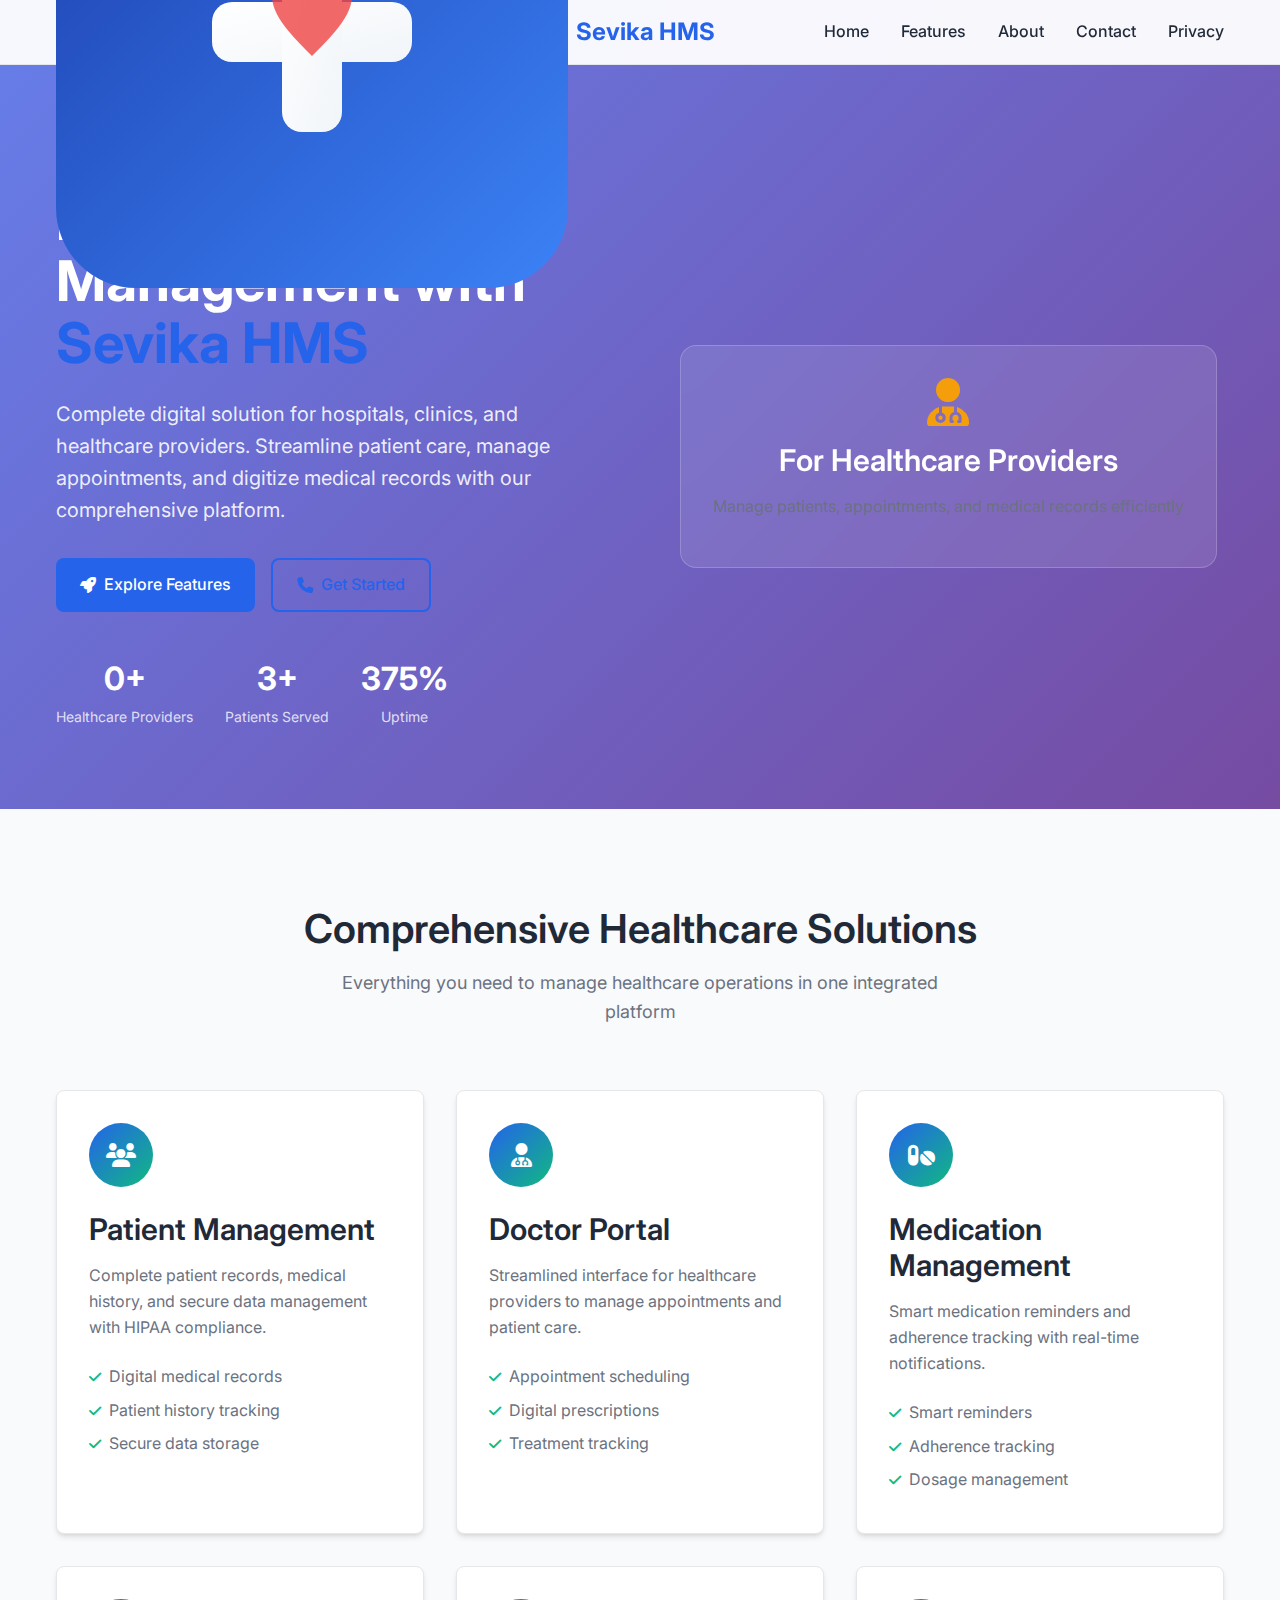
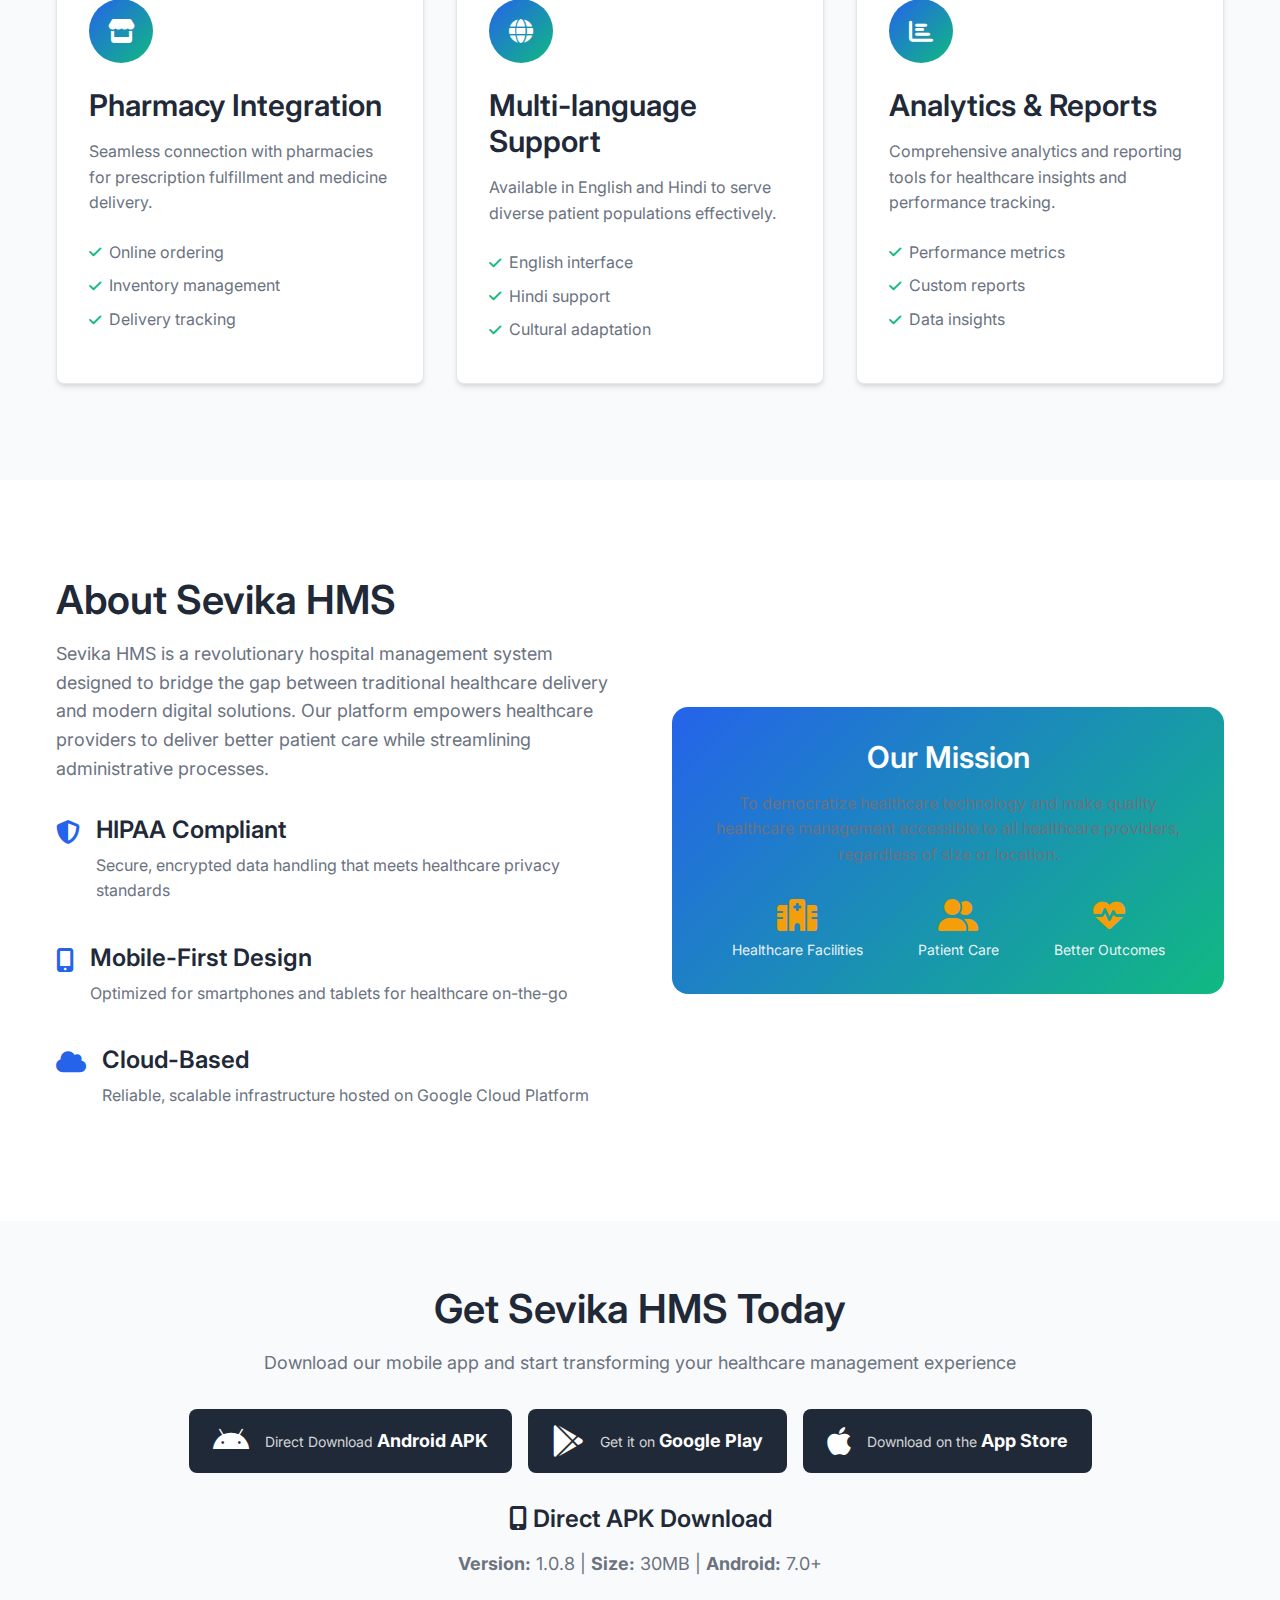
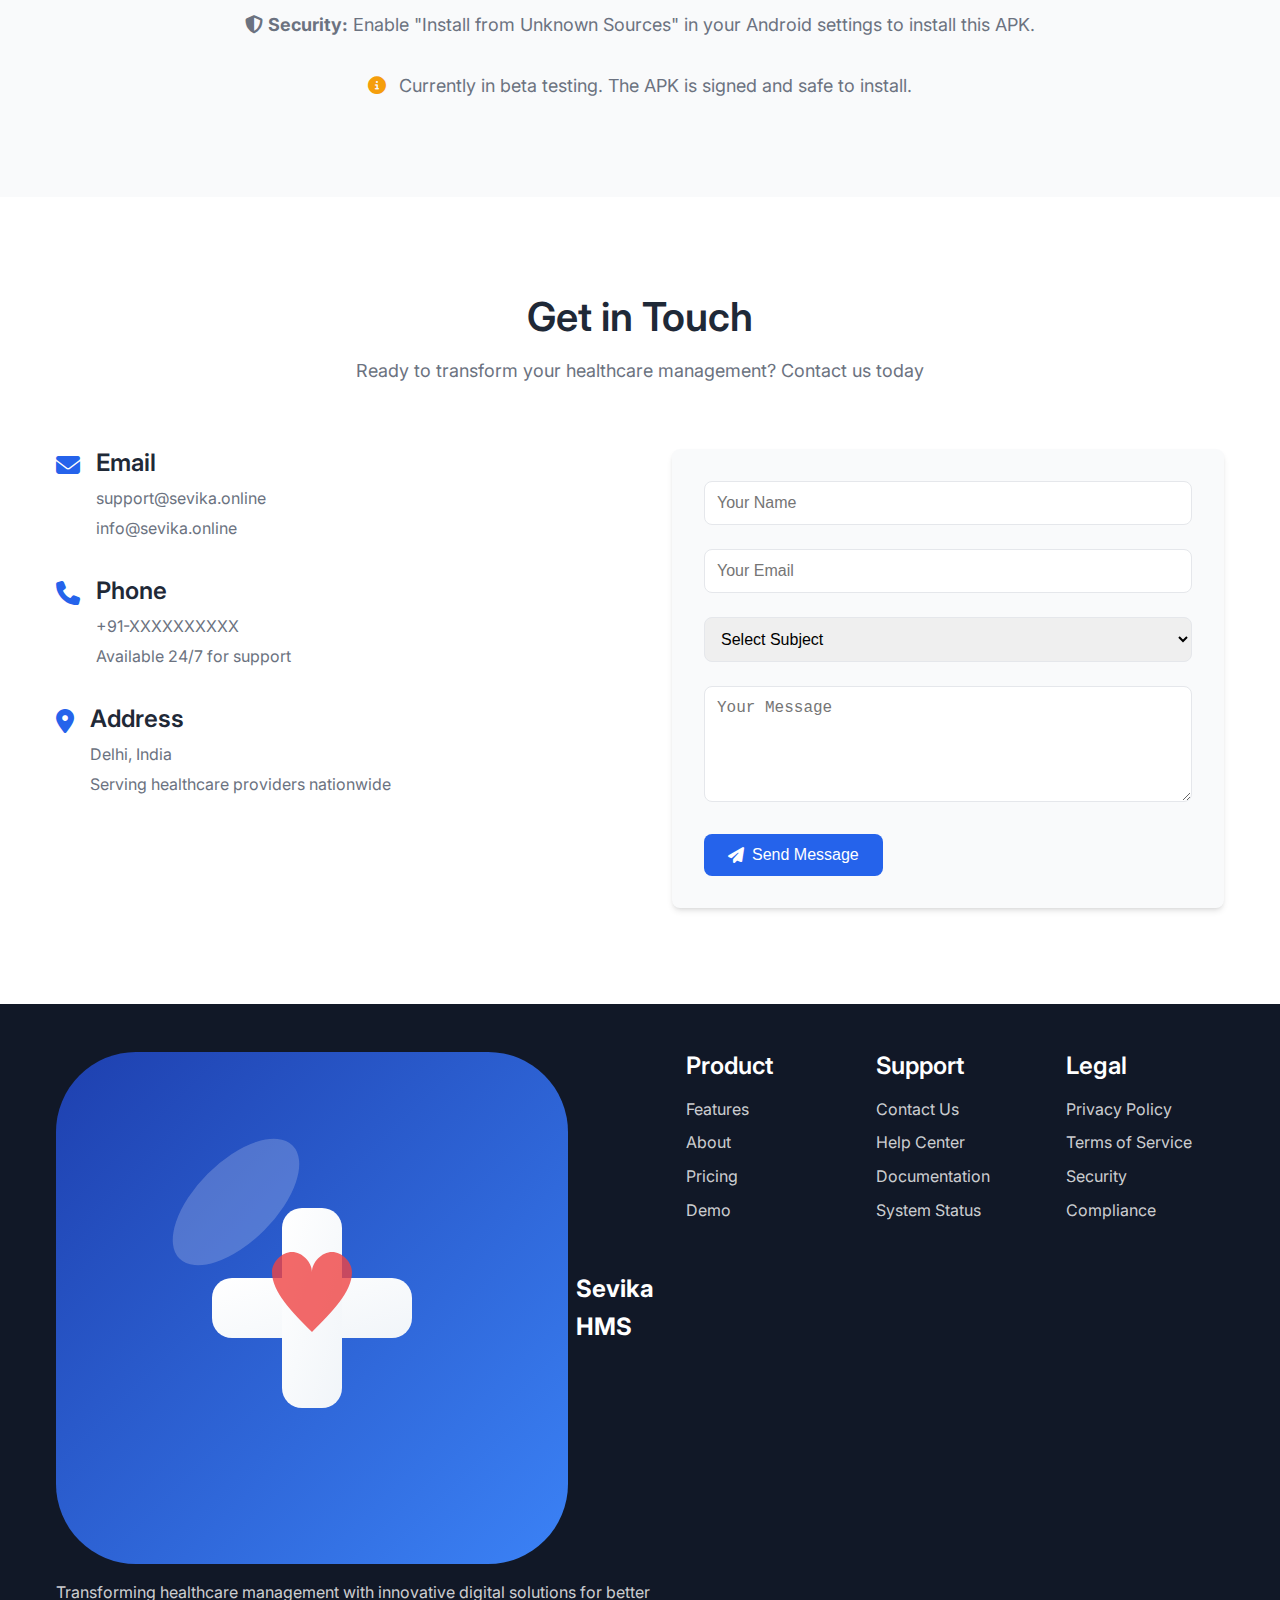
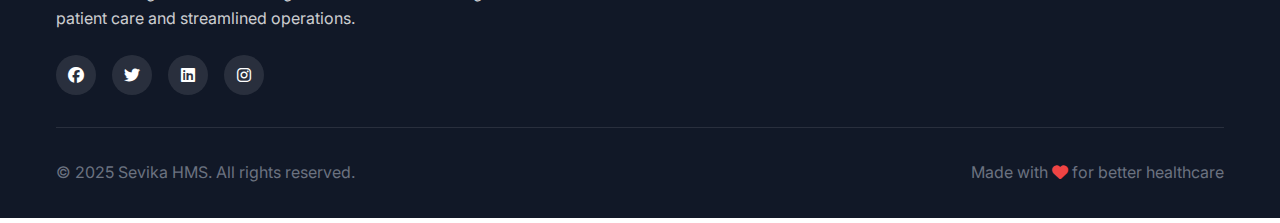
<file: index.html>
<!DOCTYPE html>
<html lang="en">
<head>
    <meta charset="UTF-8">
    <meta name="viewport" content="width=device-width, initial-scale=1.0">
    <title>Sevika HMS - Hospital Management System</title>
    <meta name="description" content="Sevika HMS is a comprehensive hospital management system for patients, doctors, and healthcare providers. Streamline healthcare operations with our digital solution.">
    <meta name="keywords" content="hospital management, healthcare, patient management, doctor portal, pharmacy integration, medical records">
    
    <!-- Open Graph Meta Tags -->
    <meta property="og:title" content="Sevika HMS - Hospital Management System">
    <meta property="og:description" content="Transform healthcare management with Sevika HMS - Complete digital solution for hospitals, clinics, and healthcare providers.">
    <meta property="og:type" content="website">
    <meta property="og:url" content="https://sevika.online">
    <meta property="og:image" content="https://sevika.online/assets/sevika-icon.png">
    <meta property="og:image:alt" content="Sevika HMS Logo">
    
    <!-- Favicon -->
    <link rel="icon" type="image/png" href="assets/sevika-icon.png">
    
    <!-- CSS -->
    <link rel="stylesheet" href="css/style.css">
    
    <!-- Google Fonts -->
    <link href="https://fonts.googleapis.com/css2?family=Inter:wght@300;400;500;600;700&display=swap" rel="stylesheet">
    
    <!-- Font Awesome -->
    <link rel="stylesheet" href="https://cdnjs.cloudflare.com/ajax/libs/font-awesome/6.4.0/css/all.min.css">
</head>
<body>
    <!-- Navigation -->
    <nav class="navbar">
        <div class="nav-container">
            <div class="nav-logo">
                <img src="assets/sevika-logo.svg" alt="Sevika HMS Logo" class="nav-logo-img">
                <span>Sevika HMS</span>
            </div>
            <ul class="nav-menu">
                <li class="nav-item">
                    <a href="#home" class="nav-link">Home</a>
                </li>
                <li class="nav-item">
                    <a href="#features" class="nav-link">Features</a>
                </li>
                <li class="nav-item">
                    <a href="#about" class="nav-link">About</a>
                </li>
                <li class="nav-item">
                    <a href="#contact" class="nav-link">Contact</a>
                </li>
                <li class="nav-item">
                    <a href="privacy.html" class="nav-link">Privacy</a>
                </li>
            </ul>
            <div class="hamburger">
                <span class="bar"></span>
                <span class="bar"></span>
                <span class="bar"></span>
            </div>
        </div>
    </nav>

    <!-- Hero Section -->
    <section id="home" class="hero">
        <div class="hero-container">
            <div class="hero-content">
                <h1 class="hero-title">Transform Healthcare Management with <span class="highlight">Sevika HMS</span></h1>
                <p class="hero-description">
                    Complete digital solution for hospitals, clinics, and healthcare providers. 
                    Streamline patient care, manage appointments, and digitize medical records with our comprehensive platform.
                </p>
                <div class="hero-buttons">
                    <a href="#features" class="btn btn-primary">
                        <i class="fas fa-rocket"></i>
                        Explore Features
                    </a>
                    <a href="#contact" class="btn btn-secondary">
                        <i class="fas fa-phone"></i>
                        Get Started
                    </a>
                </div>
                <div class="hero-stats">
                    <div class="stat">
                        <h3>1+</h3>
                        <p>Healthcare Providers</p>
                    </div>
                    <div class="stat">
                        <h3>10+</h3>
                        <p>Patients Served</p>
                    </div>
                    <div class="stat">
                        <h3>99.9%</h3>
                        <p>Uptime</p>
                    </div>
                </div>
            </div>
            <div class="hero-image">
                <div class="hero-card">
                    <i class="fas fa-user-md hero-icon"></i>
                    <h3>For Healthcare Providers</h3>
                    <p>Manage patients, appointments, and medical records efficiently</p>
                </div>
            </div>
        </div>
    </section>

    <!-- Features Section -->
    <section id="features" class="features">
        <div class="container">
            <div class="section-header">
                <h2>Comprehensive Healthcare Solutions</h2>
                <p>Everything you need to manage healthcare operations in one integrated platform</p>
            </div>
            
            <div class="features-grid">
                <!-- Patient Management -->
                <div class="feature-card">
                    <div class="feature-icon">
                        <i class="fas fa-users"></i>
                    </div>
                    <h3>Patient Management</h3>
                    <p>Complete patient records, medical history, and secure data management with HIPAA compliance.</p>
                    <ul class="feature-list">
                        <li><i class="fas fa-check"></i> Digital medical records</li>
                        <li><i class="fas fa-check"></i> Patient history tracking</li>
                        <li><i class="fas fa-check"></i> Secure data storage</li>
                    </ul>
                </div>

                <!-- Doctor Portal -->
                <div class="feature-card">
                    <div class="feature-icon">
                        <i class="fas fa-user-md"></i>
                    </div>
                    <h3>Doctor Portal</h3>
                    <p>Streamlined interface for healthcare providers to manage appointments and patient care.</p>
                    <ul class="feature-list">
                        <li><i class="fas fa-check"></i> Appointment scheduling</li>
                        <li><i class="fas fa-check"></i> Digital prescriptions</li>
                        <li><i class="fas fa-check"></i> Treatment tracking</li>
                    </ul>
                </div>

                <!-- Medication Management -->
                <div class="feature-card">
                    <div class="feature-icon">
                        <i class="fas fa-pills"></i>
                    </div>
                    <h3>Medication Management</h3>
                    <p>Smart medication reminders and adherence tracking with real-time notifications.</p>
                    <ul class="feature-list">
                        <li><i class="fas fa-check"></i> Smart reminders</li>
                        <li><i class="fas fa-check"></i> Adherence tracking</li>
                        <li><i class="fas fa-check"></i> Dosage management</li>
                    </ul>
                </div>

                <!-- Pharmacy Integration -->
                <div class="feature-card">
                    <div class="feature-icon">
                        <i class="fas fa-store"></i>
                    </div>
                    <h3>Pharmacy Integration</h3>
                    <p>Seamless connection with pharmacies for prescription fulfillment and medicine delivery.</p>
                    <ul class="feature-list">
                        <li><i class="fas fa-check"></i> Online ordering</li>
                        <li><i class="fas fa-check"></i> Inventory management</li>
                        <li><i class="fas fa-check"></i> Delivery tracking</li>
                    </ul>
                </div>

                <!-- Multi-language Support -->
                <div class="feature-card">
                    <div class="feature-icon">
                        <i class="fas fa-globe"></i>
                    </div>
                    <h3>Multi-language Support</h3>
                    <p>Available in English and Hindi to serve diverse patient populations effectively.</p>
                    <ul class="feature-list">
                        <li><i class="fas fa-check"></i> English interface</li>
                        <li><i class="fas fa-check"></i> Hindi support</li>
                        <li><i class="fas fa-check"></i> Cultural adaptation</li>
                    </ul>
                </div>

                <!-- Analytics & Reports -->
                <div class="feature-card">
                    <div class="feature-icon">
                        <i class="fas fa-chart-bar"></i>
                    </div>
                    <h3>Analytics & Reports</h3>
                    <p>Comprehensive analytics and reporting tools for healthcare insights and performance tracking.</p>
                    <ul class="feature-list">
                        <li><i class="fas fa-check"></i> Performance metrics</li>
                        <li><i class="fas fa-check"></i> Custom reports</li>
                        <li><i class="fas fa-check"></i> Data insights</li>
                    </ul>
                </div>
            </div>
        </div>
    </section>

    <!-- About Section -->
    <section id="about" class="about">
        <div class="container">
            <div class="about-content">
                <div class="about-text">
                    <h2>About Sevika HMS</h2>
                    <p class="about-description">
                        Sevika HMS is a revolutionary hospital management system designed to bridge the gap between 
                        traditional healthcare delivery and modern digital solutions. Our platform empowers healthcare 
                        providers to deliver better patient care while streamlining administrative processes.
                    </p>
                    
                    <div class="about-features">
                        <div class="about-feature">
                            <i class="fas fa-shield-alt"></i>
                            <div>
                                <h4>HIPAA Compliant</h4>
                                <p>Secure, encrypted data handling that meets healthcare privacy standards</p>
                            </div>
                        </div>
                        
                        <div class="about-feature">
                            <i class="fas fa-mobile-alt"></i>
                            <div>
                                <h4>Mobile-First Design</h4>
                                <p>Optimized for smartphones and tablets for healthcare on-the-go</p>
                            </div>
                        </div>
                        
                        <div class="about-feature">
                            <i class="fas fa-cloud"></i>
                            <div>
                                <h4>Cloud-Based</h4>
                                <p>Reliable, scalable infrastructure hosted on Google Cloud Platform</p>
                            </div>
                        </div>
                    </div>
                </div>
                
                <div class="about-image">
                    <div class="about-card">
                        <h3>Our Mission</h3>
                        <p>To democratize healthcare technology and make quality healthcare management accessible to all healthcare providers, regardless of size or location.</p>
                        
                        <div class="mission-stats">
                            <div class="mission-stat">
                                <i class="fas fa-hospital"></i>
                                <span>Healthcare Facilities</span>
                            </div>
                            <div class="mission-stat">
                                <i class="fas fa-user-friends"></i>
                                <span>Patient Care</span>
                            </div>
                            <div class="mission-stat">
                                <i class="fas fa-heartbeat"></i>
                                <span>Better Outcomes</span>
                            </div>
                        </div>
                    </div>
                </div>
            </div>
        </div>
    </section>

    <!-- Download Section -->
    <section class="download">
        <div class="container">
            <div class="download-content">
                <h2>Get Sevika HMS Today</h2>
                <p>Download our mobile app and start transforming your healthcare management experience</p>
                
                <div class="download-buttons">
                    <a href="downloads/sevika-hms-v1.0.8.apk" class="download-btn apk-download" download="sevika-hms-v1.0.8.apk">
                        <i class="fab fa-android"></i>
                        <div>
                            <span>Direct Download</span>
                            <strong>Android APK</strong>
                        </div>
                    </a>
                    <a href="#" class="download-btn">
                        <i class="fab fa-google-play"></i>
                        <div>
                            <span>Get it on</span>
                            <strong>Google Play</strong>
                        </div>
                    </a>
                    <a href="#" class="download-btn">
                        <i class="fab fa-apple"></i>
                        <div>
                            <span>Download on the</span>
                            <strong>App Store</strong>
                        </div>
                    </a>
                </div>
                
                <div class="download-info">
                    <div class="apk-info">
                        <h4><i class="fas fa-mobile-alt"></i> Direct APK Download</h4>
                        <p><strong>Version:</strong> 1.0.8 | <strong>Size:</strong> 30MB | <strong>Android:</strong> 7.0+</p>
                        <p class="security-note">
                            <i class="fas fa-shield-alt"></i>
                            <strong>Security:</strong> Enable "Install from Unknown Sources" in your Android settings to install this APK.
                        </p>
                    </div>
                </div>
                
                <p class="download-note">
                    <i class="fas fa-info-circle"></i>
                    Currently in beta testing. The APK is signed and safe to install.
                </p>
            </div>
        </div>
    </section>

    <!-- Contact Section -->
    <section id="contact" class="contact">
        <div class="container">
            <div class="section-header">
                <h2>Get in Touch</h2>
                <p>Ready to transform your healthcare management? Contact us today</p>
            </div>
            
            <div class="contact-content">
                <div class="contact-info">
                    <div class="contact-item">
                        <i class="fas fa-envelope"></i>
                        <div>
                            <h4>Email</h4>
                            <p>support@sevika.online</p>
                            <p>info@sevika.online</p>
                        </div>
                    </div>
                    
                    <div class="contact-item">
                        <i class="fas fa-phone"></i>
                        <div>
                            <h4>Phone</h4>
                            <p>+91-XXXXXXXXXX</p>
                            <p>Available 24/7 for support</p>
                        </div>
                    </div>
                    
                    <div class="contact-item">
                        <i class="fas fa-map-marker-alt"></i>
                        <div>
                            <h4>Address</h4>
                            <p>Delhi, India</p>
                            <p>Serving healthcare providers nationwide</p>
                        </div>
                    </div>
                </div>
                
                <div class="contact-form">
                    <form id="contactForm">
                        <div class="form-group">
                            <input type="text" id="name" name="name" placeholder="Your Name" required>
                        </div>
                        <div class="form-group">
                            <input type="email" id="email" name="email" placeholder="Your Email" required>
                        </div>
                        <div class="form-group">
                            <select id="subject" name="subject" required>
                                <option value="">Select Subject</option>
                                <option value="demo">Request Demo</option>
                                <option value="support">Technical Support</option>
                                <option value="partnership">Partnership Inquiry</option>
                                <option value="general">General Inquiry</option>
                            </select>
                        </div>
                        <div class="form-group">
                            <textarea id="message" name="message" placeholder="Your Message" rows="5" required></textarea>
                        </div>
                        <button type="submit" class="btn btn-primary">
                            <i class="fas fa-paper-plane"></i>
                            Send Message
                        </button>
                    </form>
                </div>
            </div>
        </div>
    </section>

    <!-- Footer -->
    <footer class="footer">
        <div class="container">
            <div class="footer-content">
                <div class="footer-section">
                    <div class="footer-logo">
                        <img src="assets/sevika-logo.svg" alt="Sevika HMS Logo" class="footer-logo-img">
                        <span>Sevika HMS</span>
                    </div>
                    <p>Transforming healthcare management with innovative digital solutions for better patient care and streamlined operations.</p>
                    <div class="social-links">
                        <a href="#"><i class="fab fa-facebook"></i></a>
                        <a href="#"><i class="fab fa-twitter"></i></a>
                        <a href="#"><i class="fab fa-linkedin"></i></a>
                        <a href="#"><i class="fab fa-instagram"></i></a>
                    </div>
                </div>
                
                <div class="footer-section">
                    <h4>Product</h4>
                    <ul>
                        <li><a href="#features">Features</a></li>
                        <li><a href="#about">About</a></li>
                        <li><a href="#">Pricing</a></li>
                        <li><a href="#">Demo</a></li>
                    </ul>
                </div>
                
                <div class="footer-section">
                    <h4>Support</h4>
                    <ul>
                        <li><a href="#contact">Contact Us</a></li>
                        <li><a href="#">Help Center</a></li>
                        <li><a href="#">Documentation</a></li>
                        <li><a href="#">System Status</a></li>
                    </ul>
                </div>
                
                <div class="footer-section">
                    <h4>Legal</h4>
                    <ul>
                        <li><a href="privacy.html">Privacy Policy</a></li>
                        <li><a href="terms.html">Terms of Service</a></li>
                        <li><a href="#">Security</a></li>
                        <li><a href="#">Compliance</a></li>
                    </ul>
                </div>
            </div>
            
            <div class="footer-bottom">
                <p>&copy; 2025 Sevika HMS. All rights reserved.</p>
                <p>Made with <i class="fas fa-heart"></i> for better healthcare</p>
            </div>
        </div>
    </footer>

    <!-- JavaScript -->
    <script src="js/script.js"></script>
</body>
</html>
</file>
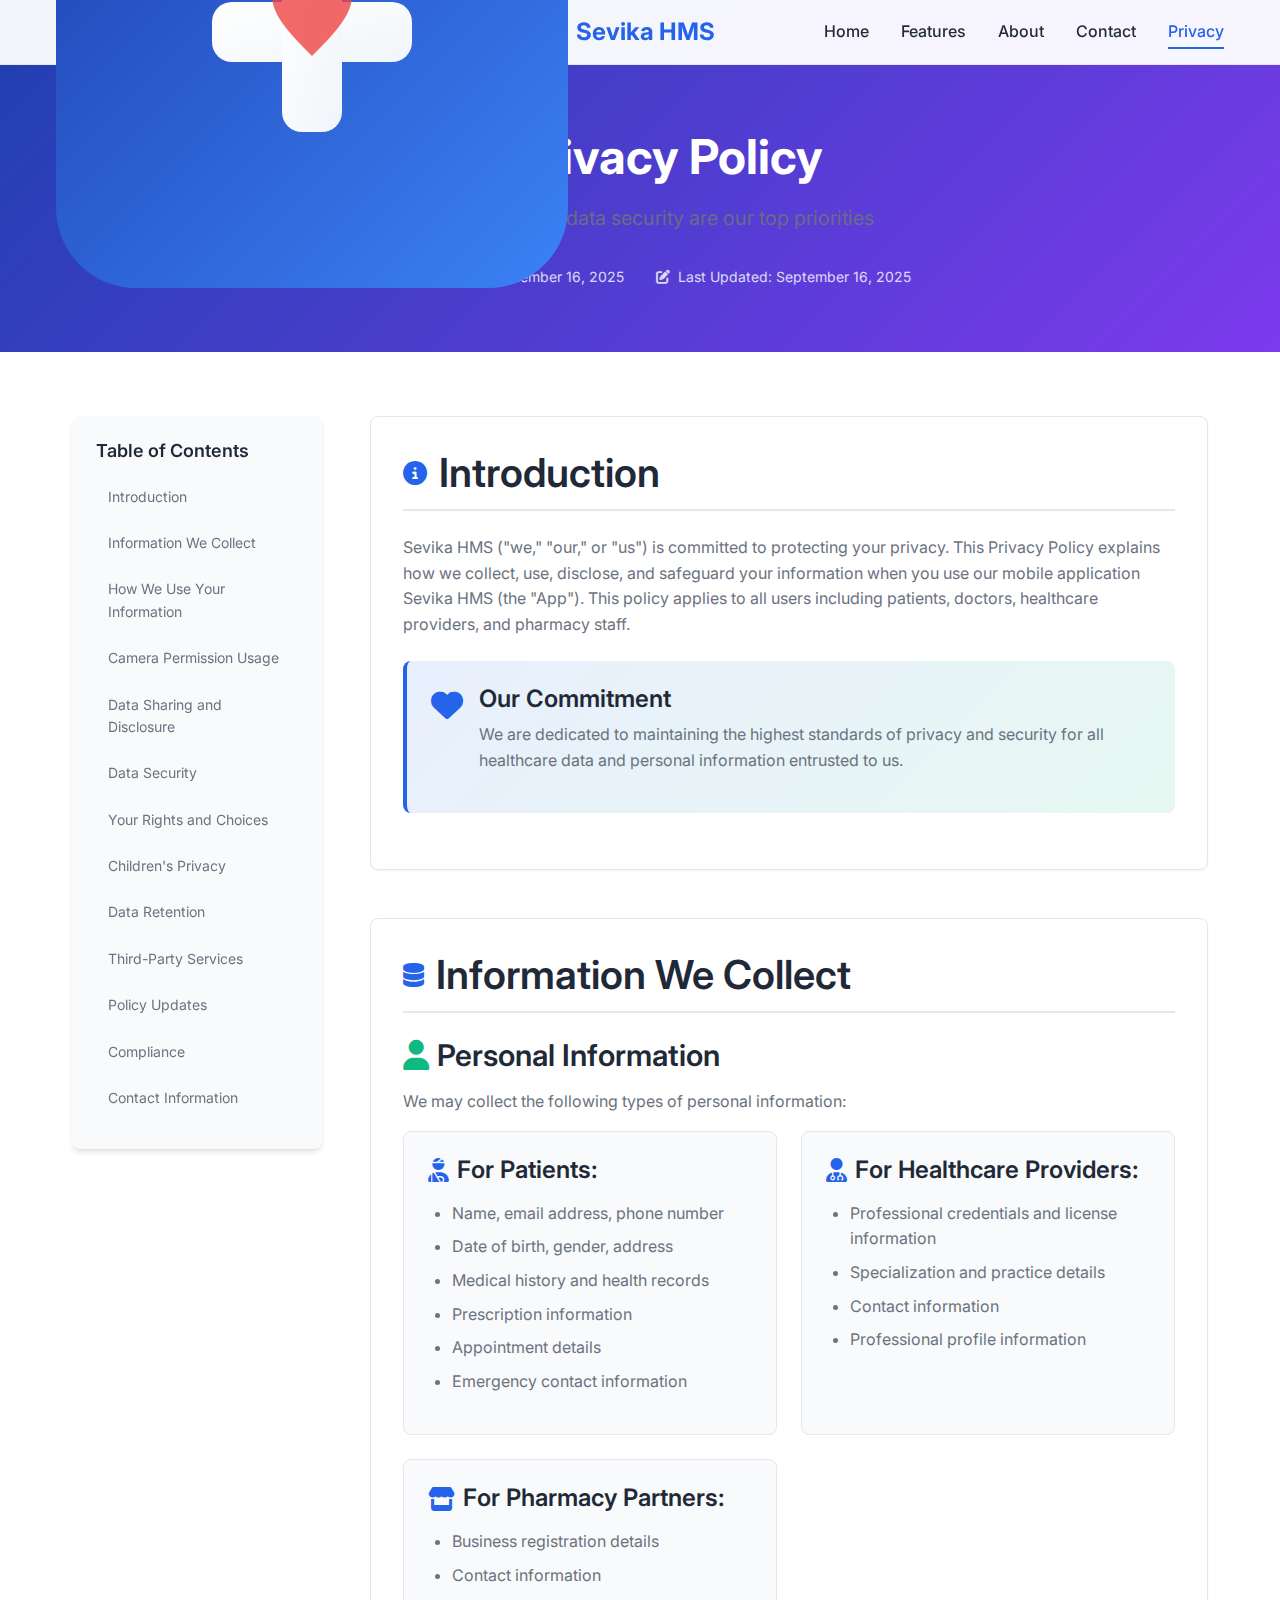
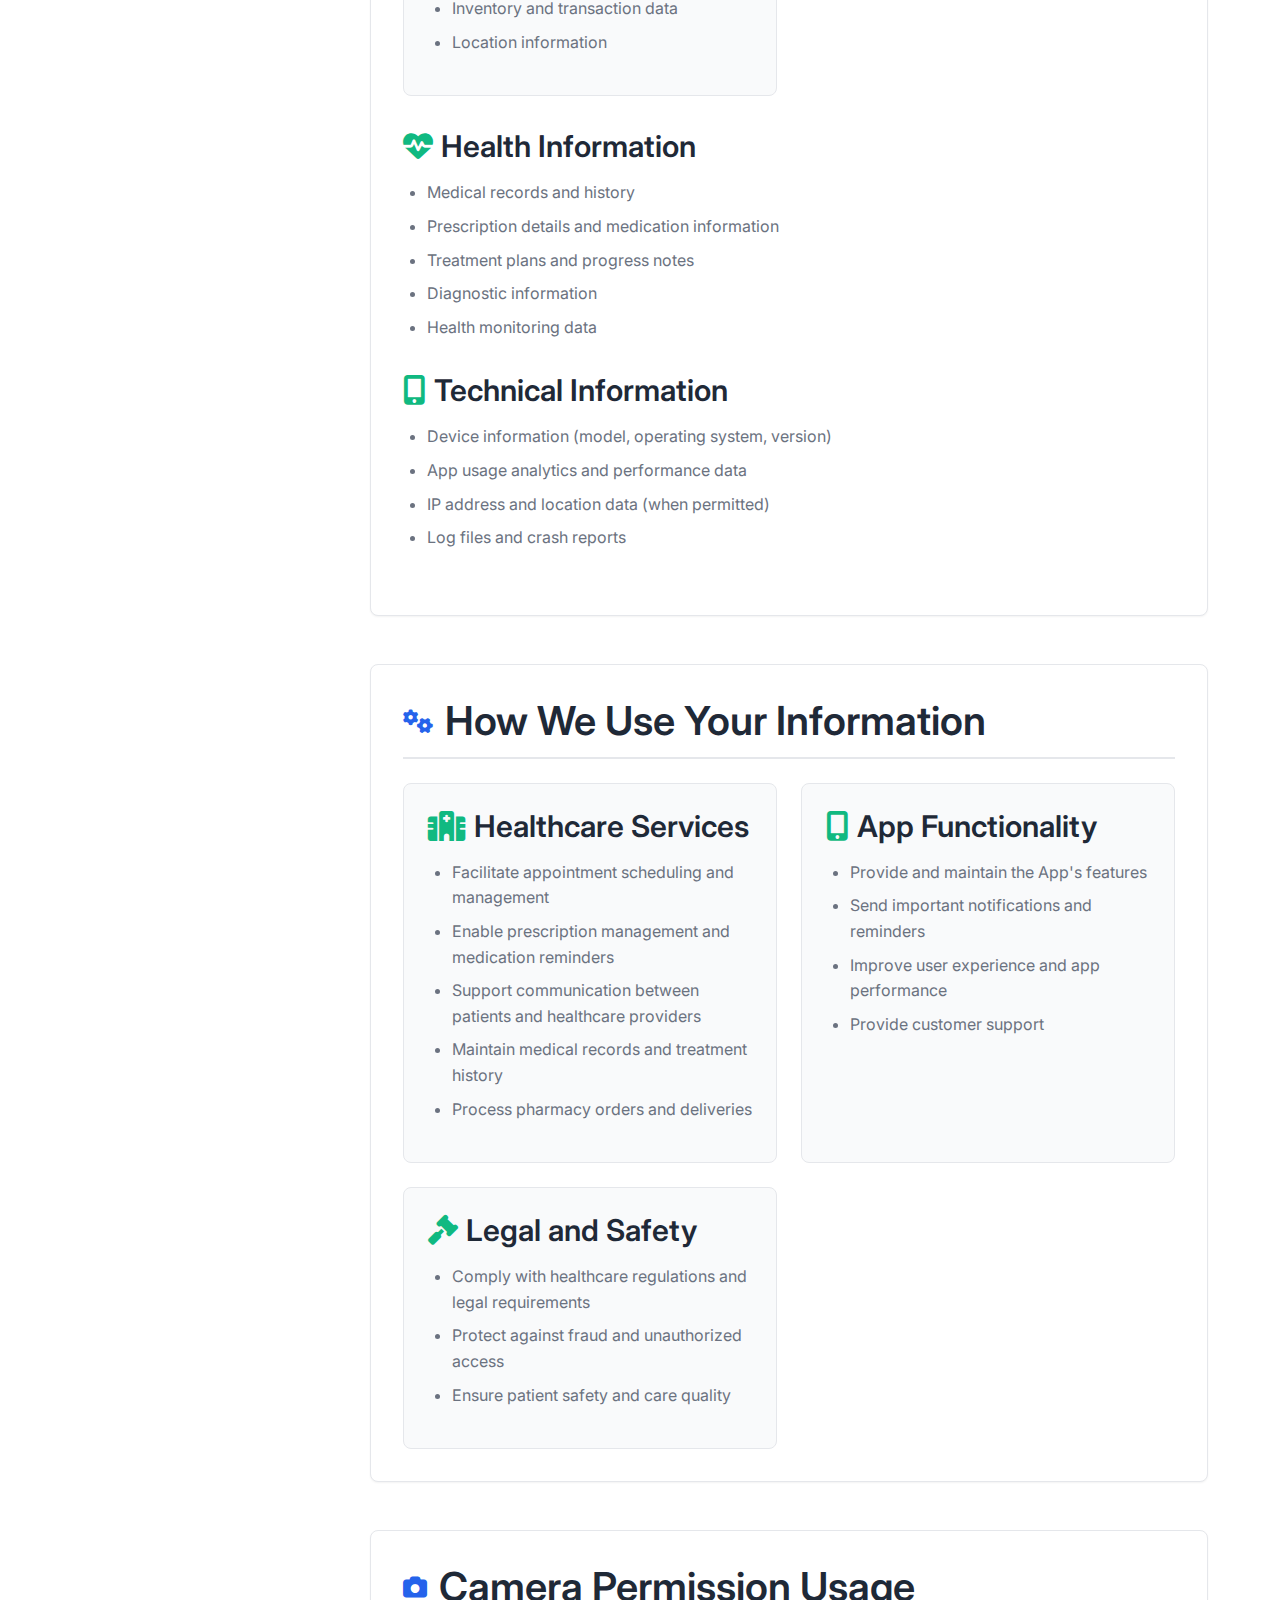
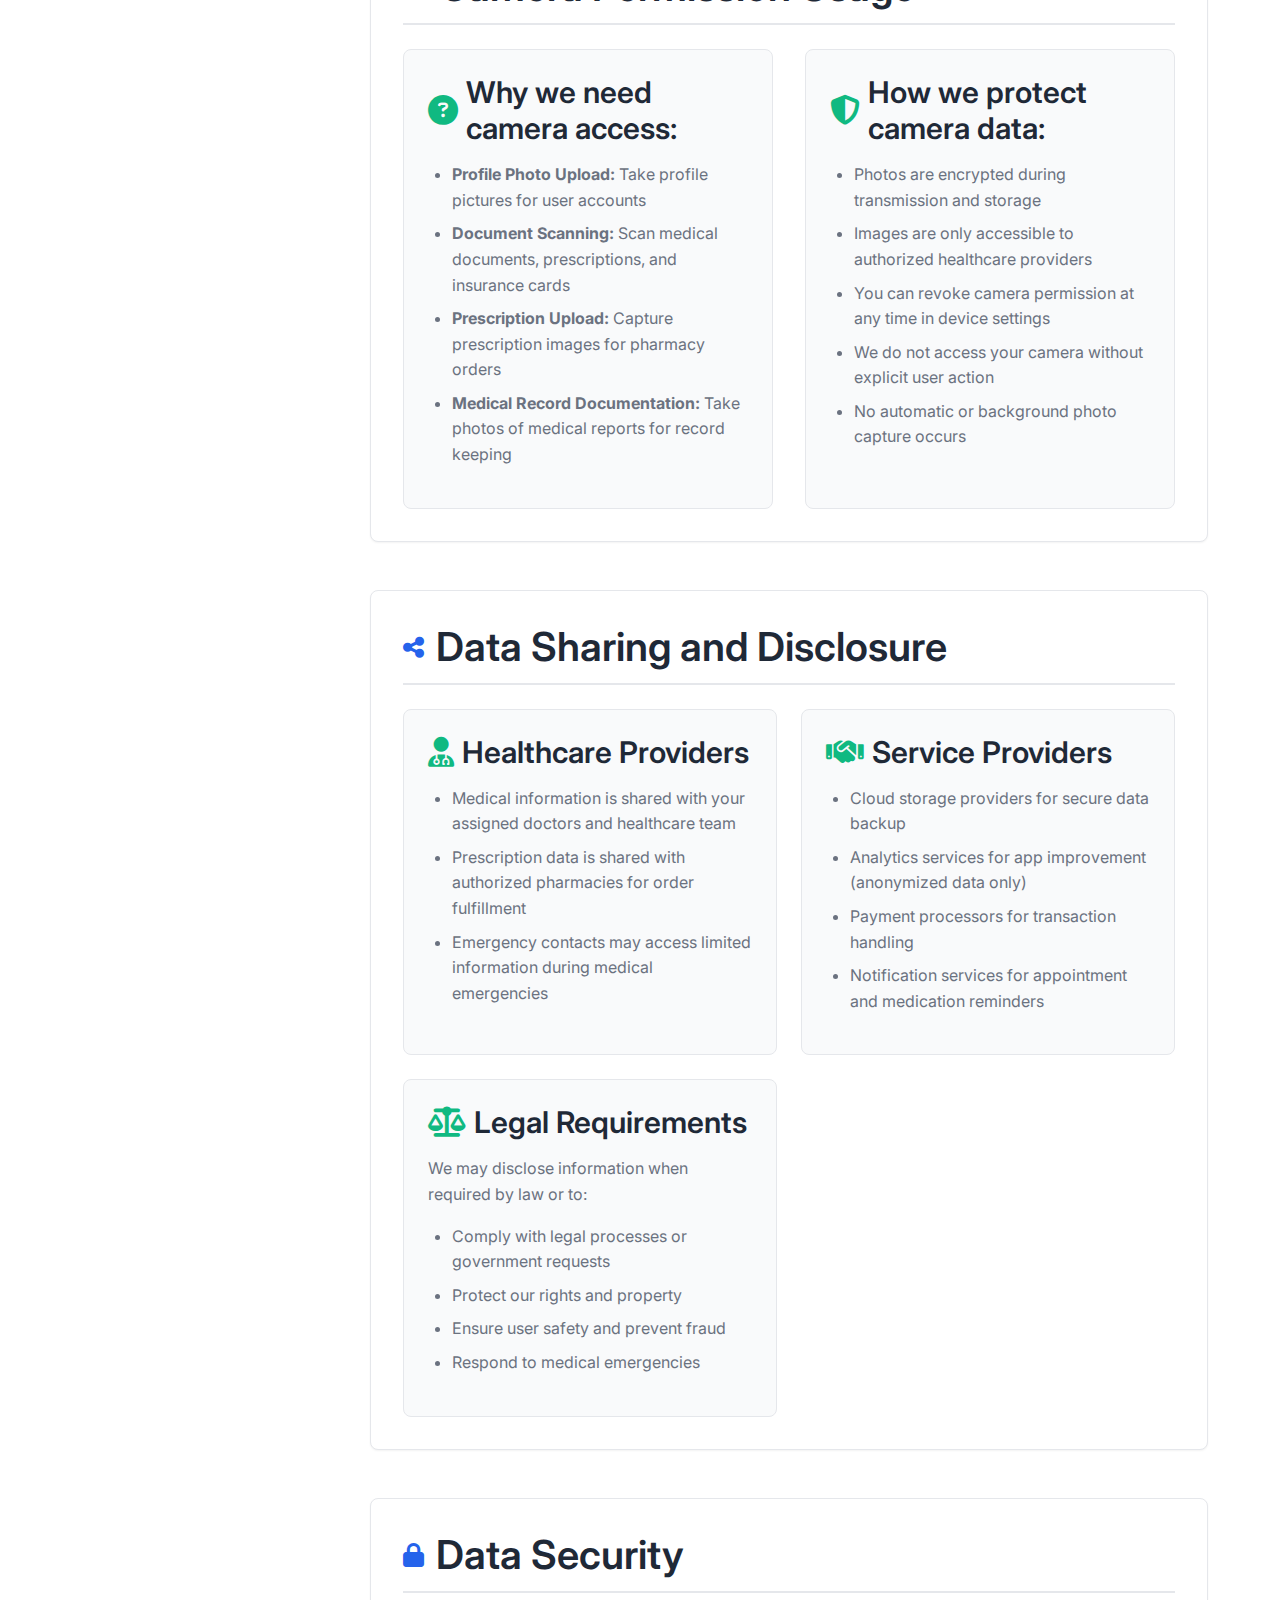
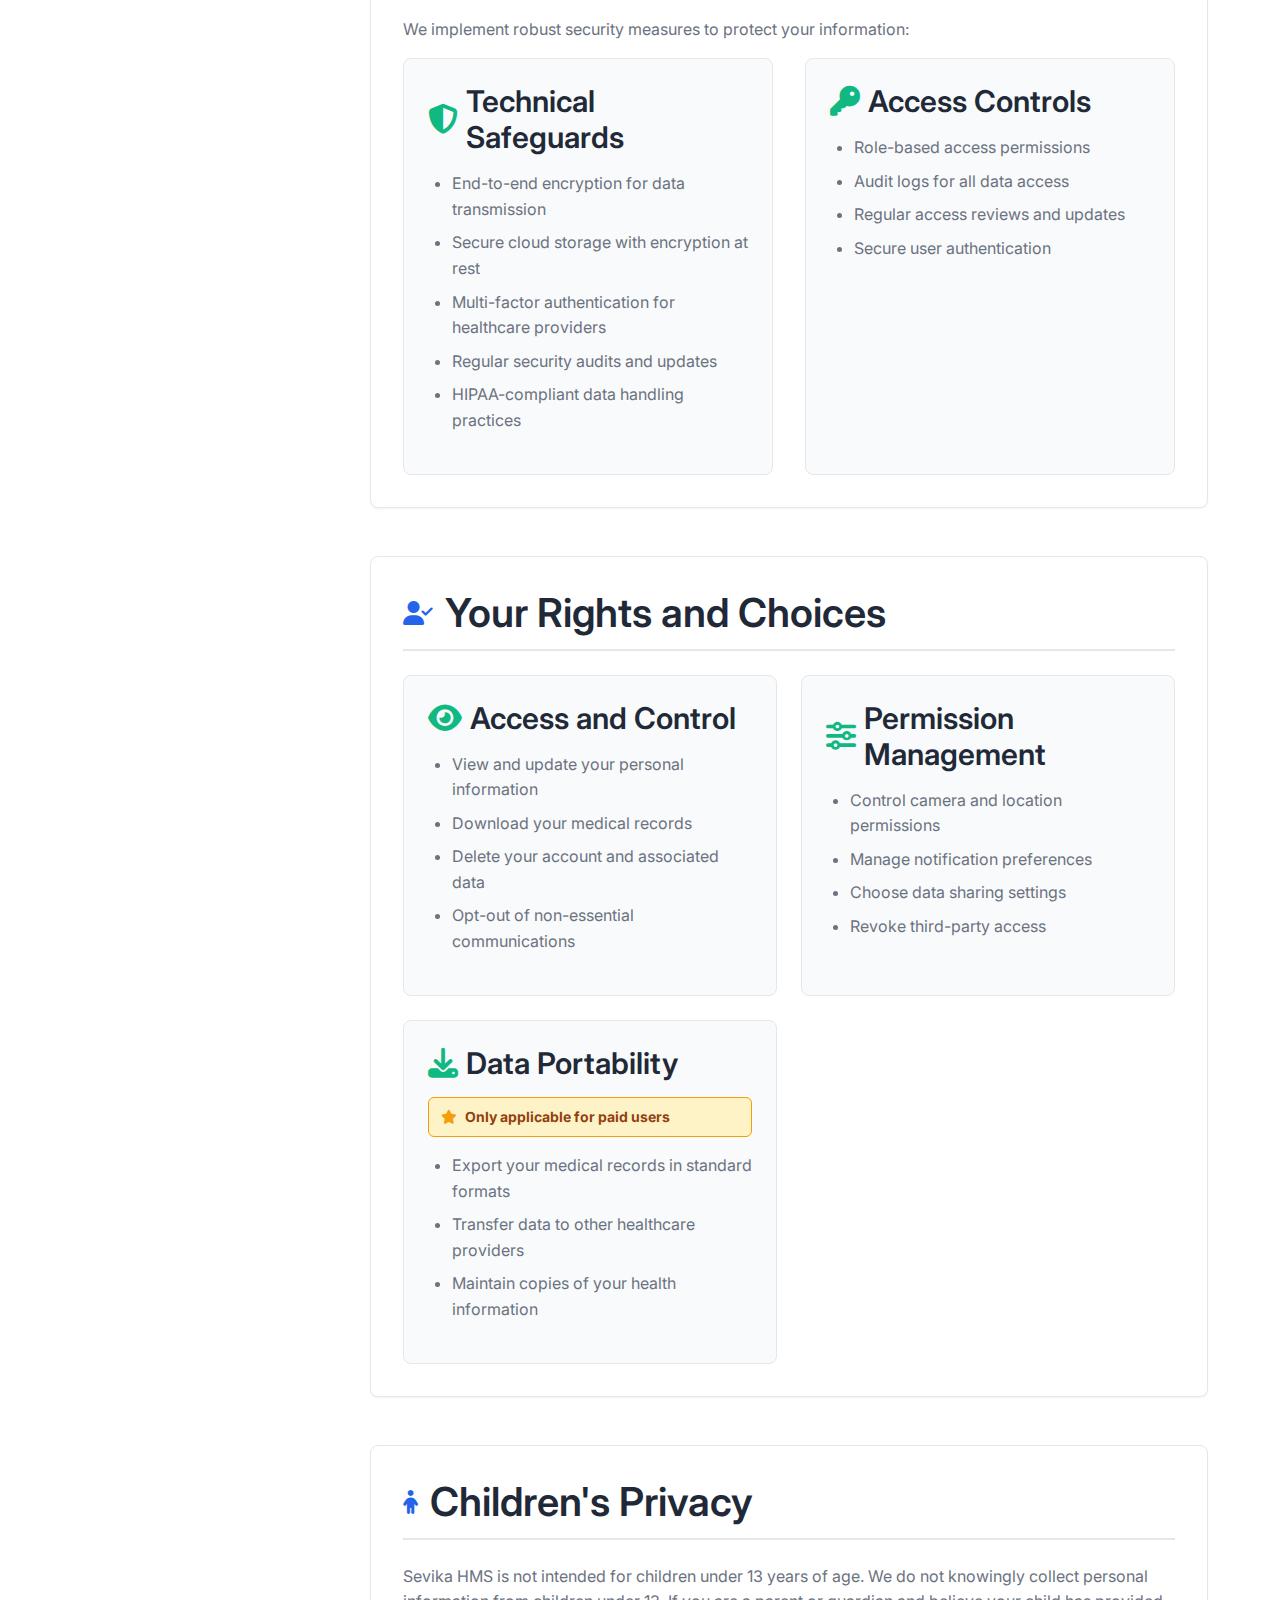
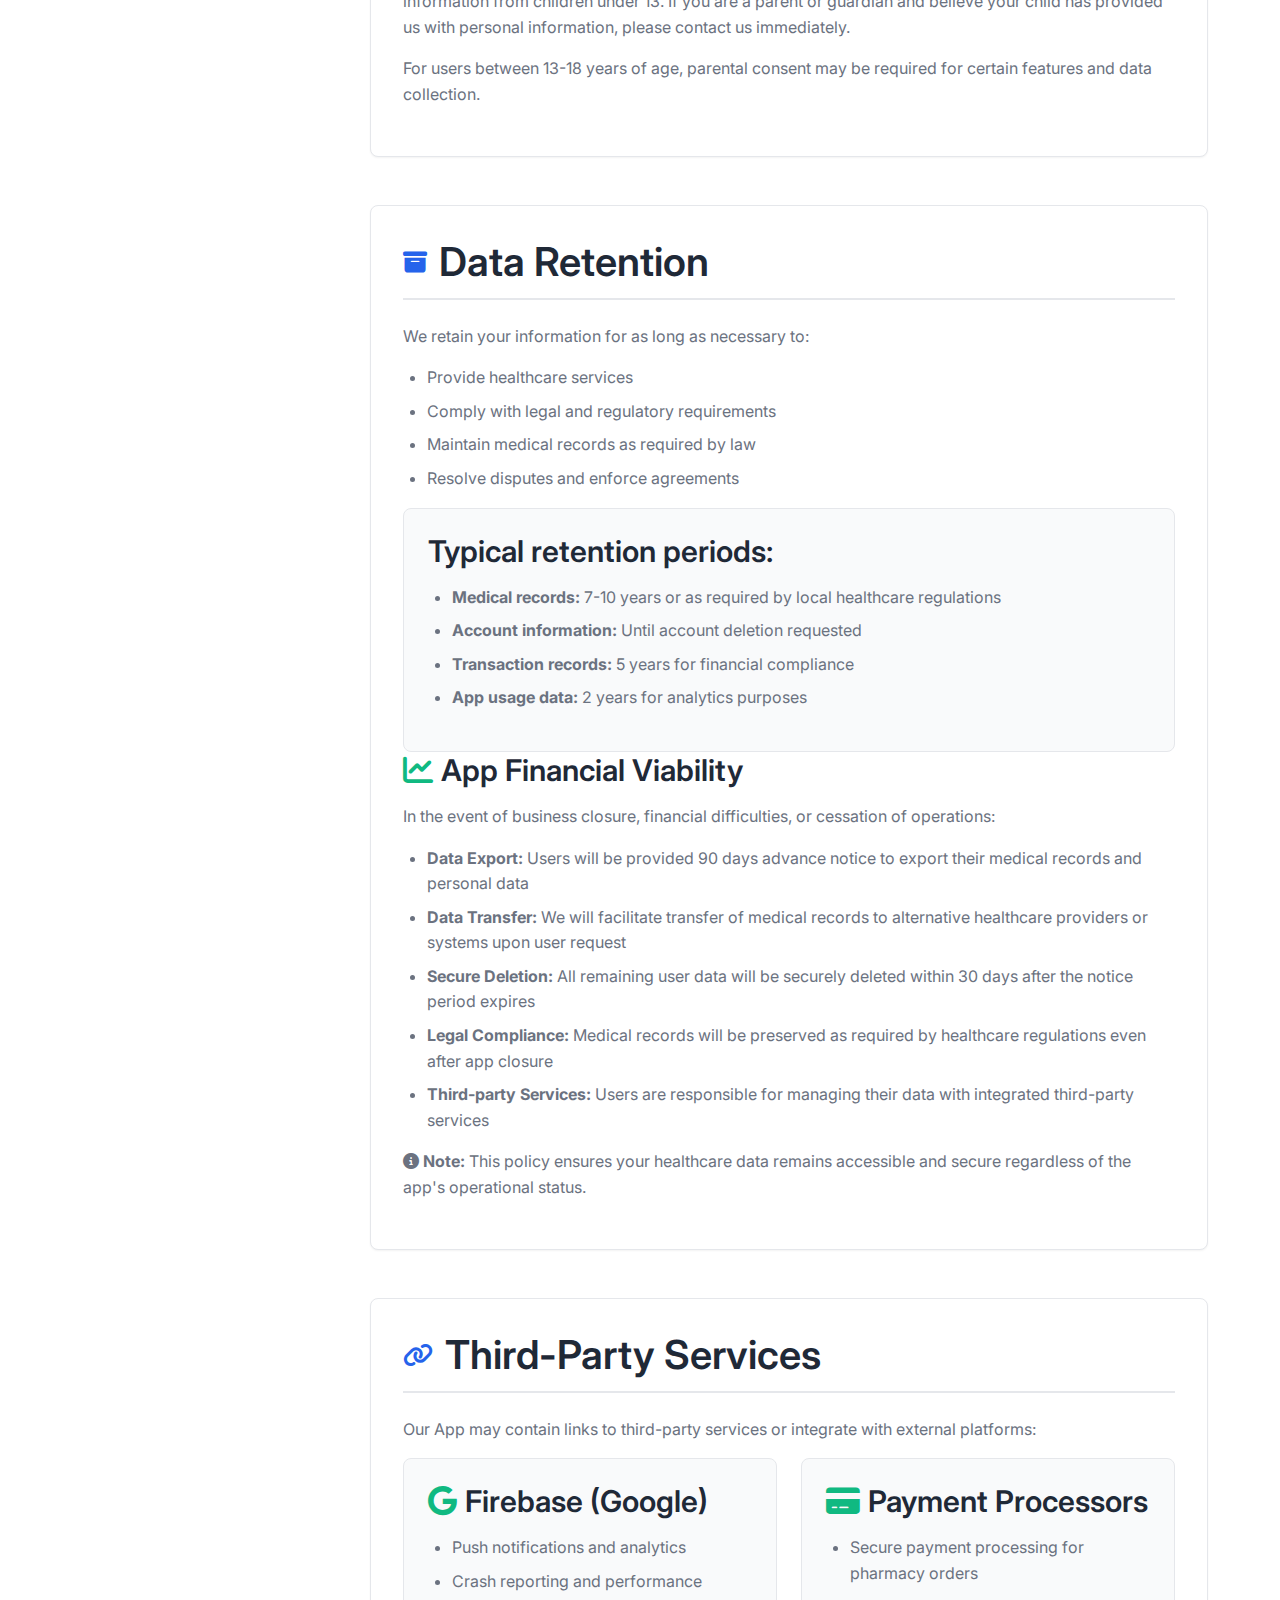
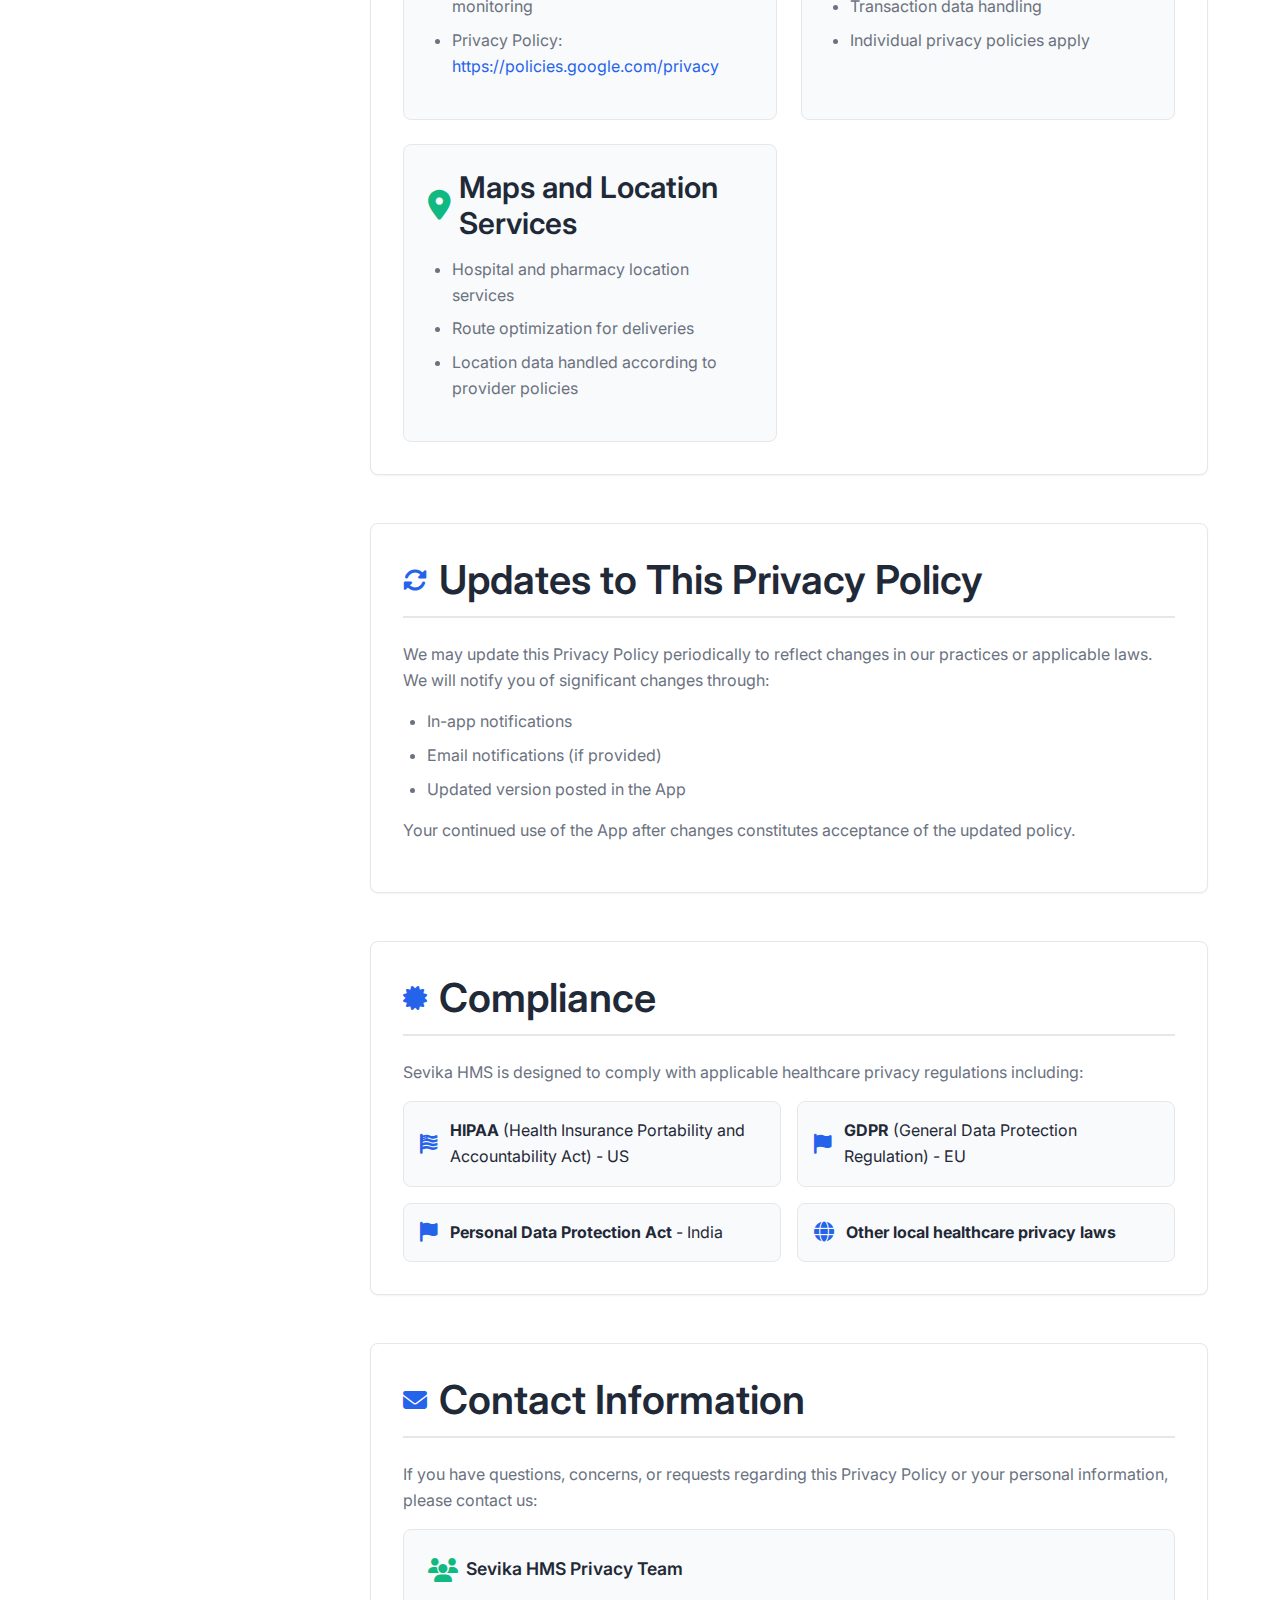
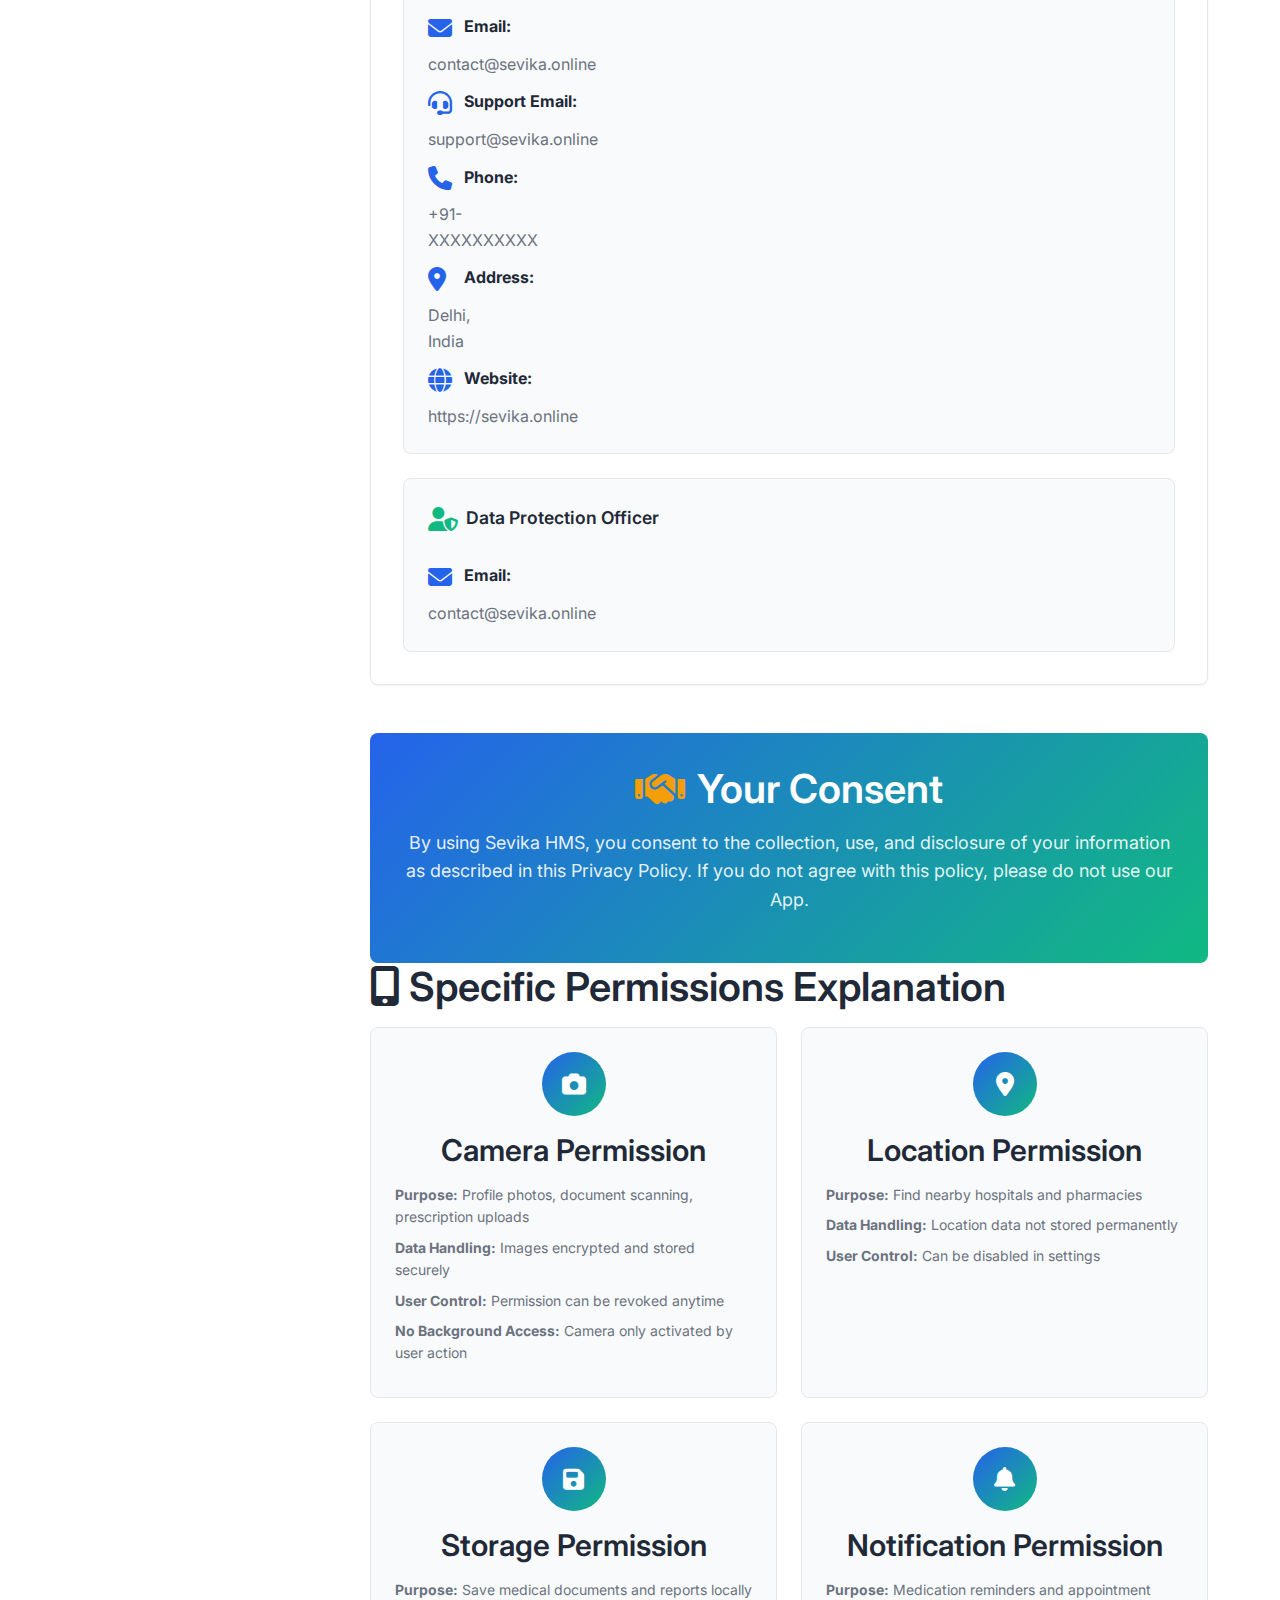
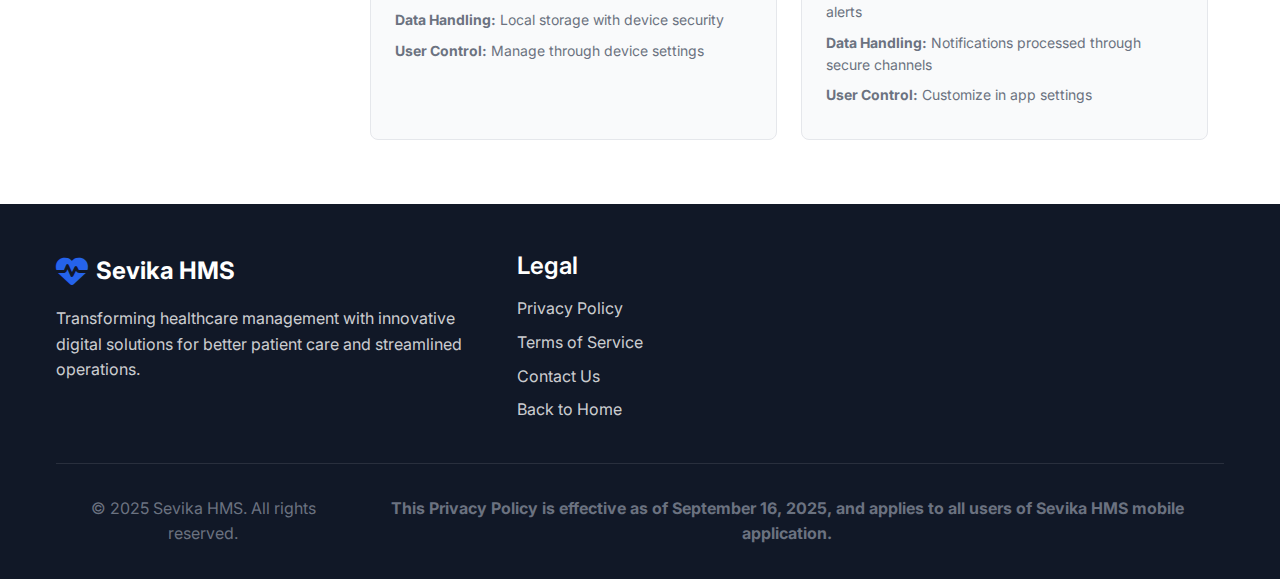
<file: privacy.html>
<!DOCTYPE html>
<html lang="en">
<head>
    <meta charset="UTF-8">
    <meta name="viewport" content="width=device-width, initial-scale=1.0">
    <title>Privacy Policy - Sevika HMS</title>
    <meta name="description" content="Privacy Policy for Sevika HMS - Hospital Management System. Learn how we protect your health data and personal information.">
    
    <!-- Favicon -->
    <link rel="icon" type="image/png" href="assets/sevika-icon.png">
    
    <!-- CSS -->
    <link rel="stylesheet" href="css/style.css">
    <link rel="stylesheet" href="css/privacy.css">
    
    <!-- Google Fonts -->
    <link href="https://fonts.googleapis.com/css2?family=Inter:wght@300;400;500;600;700&display=swap" rel="stylesheet">
    
    <!-- Font Awesome -->
    <link rel="stylesheet" href="https://cdnjs.cloudflare.com/ajax/libs/font-awesome/6.4.0/css/all.min.css">
</head>
<body>
    <!-- Navigation -->
    <nav class="navbar">
        <div class="nav-container">
            <div class="nav-logo">
                <img src="assets/sevika-logo.svg" alt="Sevika HMS Logo" class="nav-logo-img">
                <span>Sevika HMS</span>
            </div>
            <ul class="nav-menu">
                <li class="nav-item">
                    <a href="index.html" class="nav-link">Home</a>
                </li>
                <li class="nav-item">
                    <a href="index.html#features" class="nav-link">Features</a>
                </li>
                <li class="nav-item">
                    <a href="index.html#about" class="nav-link">About</a>
                </li>
                <li class="nav-item">
                    <a href="index.html#contact" class="nav-link">Contact</a>
                </li>
                <li class="nav-item">
                    <a href="privacy.html" class="nav-link active">Privacy</a>
                </li>
            </ul>
            <div class="hamburger">
                <span class="bar"></span>
                <span class="bar"></span>
                <span class="bar"></span>
            </div>
        </div>
    </nav>

    <!-- Privacy Policy Header -->
    <section class="privacy-header">
        <div class="container">
            <div class="privacy-header-content">
                <h1><i class="fas fa-shield-alt"></i> Privacy Policy</h1>
                <p class="privacy-subtitle">Your privacy and data security are our top priorities</p>
                <div class="privacy-meta">
                    <span><i class="fas fa-calendar"></i> Effective Date: September 16, 2025</span>
                    <span><i class="fas fa-edit"></i> Last Updated: September 16, 2025</span>
                </div>
            </div>
        </div>
    </section>

    <!-- Privacy Policy Content -->
    <section class="privacy-content">
        <div class="container">
            <div class="privacy-layout">
                <!-- Table of Contents -->
                <aside class="privacy-toc">
                    <h3>Table of Contents</h3>
                    <ul>
                        <li><a href="#introduction">Introduction</a></li>
                        <li><a href="#information-collection">Information We Collect</a></li>
                        <li><a href="#information-use">How We Use Your Information</a></li>
                        <li><a href="#camera-permission">Camera Permission Usage</a></li>
                        <li><a href="#data-sharing">Data Sharing and Disclosure</a></li>
                        <li><a href="#data-security">Data Security</a></li>
                        <li><a href="#your-rights">Your Rights and Choices</a></li>
                        <li><a href="#children-privacy">Children's Privacy</a></li>
                        <li><a href="#data-retention">Data Retention</a></li>
                        <li><a href="#third-party">Third-Party Services</a></li>
                        <li><a href="#updates">Policy Updates</a></li>
                        <li><a href="#compliance">Compliance</a></li>
                        <li><a href="#contact">Contact Information</a></li>
                    </ul>
                </aside>

                <!-- Main Content -->
                <main class="privacy-main">
                    <section id="introduction" class="privacy-section">
                        <h2><i class="fas fa-info-circle"></i> Introduction</h2>
                        <p>Sevika HMS ("we," "our," or "us") is committed to protecting your privacy. This Privacy Policy explains how we collect, use, disclose, and safeguard your information when you use our mobile application Sevika HMS (the "App"). This policy applies to all users including patients, doctors, healthcare providers, and pharmacy staff.</p>
                        
                        <div class="privacy-highlight">
                            <i class="fas fa-heart"></i>
                            <div>
                                <h4>Our Commitment</h4>
                                <p>We are dedicated to maintaining the highest standards of privacy and security for all healthcare data and personal information entrusted to us.</p>
                            </div>
                        </div>
                    </section>

                    <section id="information-collection" class="privacy-section">
                        <h2><i class="fas fa-database"></i> Information We Collect</h2>
                        
                        <div class="info-category">
                            <h3><i class="fas fa-user"></i> Personal Information</h3>
                            <p>We may collect the following types of personal information:</p>
                            
                            <div class="user-types">
                                <div class="user-type">
                                    <h4><i class="fas fa-user-injured"></i> For Patients:</h4>
                                    <ul>
                                        <li>Name, email address, phone number</li>
                                        <li>Date of birth, gender, address</li>
                                        <li>Medical history and health records</li>
                                        <li>Prescription information</li>
                                        <li>Appointment details</li>
                                        <li>Emergency contact information</li>
                                    </ul>
                                </div>
                                
                                <div class="user-type">
                                    <h4><i class="fas fa-user-md"></i> For Healthcare Providers:</h4>
                                    <ul>
                                        <li>Professional credentials and license information</li>
                                        <li>Specialization and practice details</li>
                                        <li>Contact information</li>
                                        <li>Professional profile information</li>
                                    </ul>
                                </div>
                                
                                <div class="user-type">
                                    <h4><i class="fas fa-store"></i> For Pharmacy Partners:</h4>
                                    <ul>
                                        <li>Business registration details</li>
                                        <li>Contact information</li>
                                        <li>Inventory and transaction data</li>
                                        <li>Location information</li>
                                    </ul>
                                </div>
                            </div>
                        </div>

                        <div class="info-category">
                            <h3><i class="fas fa-heartbeat"></i> Health Information</h3>
                            <ul>
                                <li>Medical records and history</li>
                                <li>Prescription details and medication information</li>
                                <li>Treatment plans and progress notes</li>
                                <li>Diagnostic information</li>
                                <li>Health monitoring data</li>
                            </ul>
                        </div>

                        <div class="info-category">
                            <h3><i class="fas fa-mobile-alt"></i> Technical Information</h3>
                            <ul>
                                <li>Device information (model, operating system, version)</li>
                                <li>App usage analytics and performance data</li>
                                <li>IP address and location data (when permitted)</li>
                                <li>Log files and crash reports</li>
                            </ul>
                        </div>
                    </section>

                    <section id="information-use" class="privacy-section">
                        <h2><i class="fas fa-cogs"></i> How We Use Your Information</h2>
                        
                        <div class="usage-categories">
                            <div class="usage-category">
                                <h3><i class="fas fa-hospital"></i> Healthcare Services</h3>
                                <ul>
                                    <li>Facilitate appointment scheduling and management</li>
                                    <li>Enable prescription management and medication reminders</li>
                                    <li>Support communication between patients and healthcare providers</li>
                                    <li>Maintain medical records and treatment history</li>
                                    <li>Process pharmacy orders and deliveries</li>
                                </ul>
                            </div>
                            
                            <div class="usage-category">
                                <h3><i class="fas fa-mobile-alt"></i> App Functionality</h3>
                                <ul>
                                    <li>Provide and maintain the App's features</li>
                                    <li>Send important notifications and reminders</li>
                                    <li>Improve user experience and app performance</li>
                                    <li>Provide customer support</li>
                                </ul>
                            </div>
                            
                            <div class="usage-category">
                                <h3><i class="fas fa-gavel"></i> Legal and Safety</h3>
                                <ul>
                                    <li>Comply with healthcare regulations and legal requirements</li>
                                    <li>Protect against fraud and unauthorized access</li>
                                    <li>Ensure patient safety and care quality</li>
                                </ul>
                            </div>
                        </div>
                    </section>

                    <section id="camera-permission" class="privacy-section">
                        <h2><i class="fas fa-camera"></i> Camera Permission Usage</h2>
                        
                        <div class="camera-info">
                            <div class="camera-usage">
                                <h3><i class="fas fa-question-circle"></i> Why we need camera access:</h3>
                                <ul>
                                    <li><strong>Profile Photo Upload:</strong> Take profile pictures for user accounts</li>
                                    <li><strong>Document Scanning:</strong> Scan medical documents, prescriptions, and insurance cards</li>
                                    <li><strong>Prescription Upload:</strong> Capture prescription images for pharmacy orders</li>
                                    <li><strong>Medical Record Documentation:</strong> Take photos of medical reports for record keeping</li>
                                </ul>
                            </div>
                            
                            <div class="camera-protection">
                                <h3><i class="fas fa-shield-alt"></i> How we protect camera data:</h3>
                                <ul>
                                    <li>Photos are encrypted during transmission and storage</li>
                                    <li>Images are only accessible to authorized healthcare providers</li>
                                    <li>You can revoke camera permission at any time in device settings</li>
                                    <li>We do not access your camera without explicit user action</li>
                                    <li>No automatic or background photo capture occurs</li>
                                </ul>
                            </div>
                        </div>
                    </section>

                    <section id="data-sharing" class="privacy-section">
                        <h2><i class="fas fa-share-alt"></i> Data Sharing and Disclosure</h2>
                        
                        <div class="sharing-categories">
                            <div class="sharing-category">
                                <h3><i class="fas fa-user-md"></i> Healthcare Providers</h3>
                                <ul>
                                    <li>Medical information is shared with your assigned doctors and healthcare team</li>
                                    <li>Prescription data is shared with authorized pharmacies for order fulfillment</li>
                                    <li>Emergency contacts may access limited information during medical emergencies</li>
                                </ul>
                            </div>
                            
                            <div class="sharing-category">
                                <h3><i class="fas fa-handshake"></i> Service Providers</h3>
                                <ul>
                                    <li>Cloud storage providers for secure data backup</li>
                                    <li>Analytics services for app improvement (anonymized data only)</li>
                                    <li>Payment processors for transaction handling</li>
                                    <li>Notification services for appointment and medication reminders</li>
                                </ul>
                            </div>
                            
                            <div class="sharing-category">
                                <h3><i class="fas fa-balance-scale"></i> Legal Requirements</h3>
                                <p>We may disclose information when required by law or to:</p>
                                <ul>
                                    <li>Comply with legal processes or government requests</li>
                                    <li>Protect our rights and property</li>
                                    <li>Ensure user safety and prevent fraud</li>
                                    <li>Respond to medical emergencies</li>
                                </ul>
                            </div>
                        </div>
                    </section>

                    <section id="data-security" class="privacy-section">
                        <h2><i class="fas fa-lock"></i> Data Security</h2>
                        
                        <p>We implement robust security measures to protect your information:</p>
                        
                        <div class="security-measures">
                            <div class="security-category">
                                <h3><i class="fas fa-shield-alt"></i> Technical Safeguards</h3>
                                <ul>
                                    <li>End-to-end encryption for data transmission</li>
                                    <li>Secure cloud storage with encryption at rest</li>
                                    <li>Multi-factor authentication for healthcare providers</li>
                                    <li>Regular security audits and updates</li>
                                    <li>HIPAA-compliant data handling practices</li>
                                </ul>
                            </div>
                            
                            <div class="security-category">
                                <h3><i class="fas fa-key"></i> Access Controls</h3>
                                <ul>
                                    <li>Role-based access permissions</li>
                                    <li>Audit logs for all data access</li>
                                    <li>Regular access reviews and updates</li>
                                    <li>Secure user authentication</li>
                                </ul>
                            </div>
                        </div>
                    </section>

                    <section id="your-rights" class="privacy-section">
                        <h2><i class="fas fa-user-check"></i> Your Rights and Choices</h2>
                        
                        <div class="rights-categories">
                            <div class="rights-category">
                                <h3><i class="fas fa-eye"></i> Access and Control</h3>
                                <ul>
                                    <li>View and update your personal information</li>
                                    <li>Download your medical records</li>
                                    <li>Delete your account and associated data</li>
                                    <li>Opt-out of non-essential communications</li>
                                </ul>
                            </div>
                            
                            <div class="rights-category">
                                <h3><i class="fas fa-sliders-h"></i> Permission Management</h3>
                                <ul>
                                    <li>Control camera and location permissions</li>
                                    <li>Manage notification preferences</li>
                                    <li>Choose data sharing settings</li>
                                    <li>Revoke third-party access</li>
                                </ul>
                            </div>
                            
                            <div class="rights-category">
                                <h3><i class="fas fa-download"></i> Data Portability</h3>
                                <p class="paid-users-note"><i class="fas fa-star"></i> <strong>Only applicable for paid users</strong></p>
                                <ul>
                                    <li>Export your medical records in standard formats</li>
                                    <li>Transfer data to other healthcare providers</li>
                                    <li>Maintain copies of your health information</li>
                                </ul>
                            </div>
                        </div>
                    </section>

                    <section id="children-privacy" class="privacy-section">
                        <h2><i class="fas fa-child"></i> Children's Privacy</h2>
                        <p>Sevika HMS is not intended for children under 13 years of age. We do not knowingly collect personal information from children under 13. If you are a parent or guardian and believe your child has provided us with personal information, please contact us immediately.</p>
                        <p>For users between 13-18 years of age, parental consent may be required for certain features and data collection.</p>
                    </section>

                    <section id="data-retention" class="privacy-section">
                        <h2><i class="fas fa-archive"></i> Data Retention</h2>
                        <p>We retain your information for as long as necessary to:</p>
                        <ul>
                            <li>Provide healthcare services</li>
                            <li>Comply with legal and regulatory requirements</li>
                            <li>Maintain medical records as required by law</li>
                            <li>Resolve disputes and enforce agreements</li>
                        </ul>
                        
                        <div class="retention-periods">
                            <h3>Typical retention periods:</h3>
                            <ul>
                                <li><strong>Medical records:</strong> 7-10 years or as required by local healthcare regulations</li>
                                <li><strong>Account information:</strong> Until account deletion requested</li>
                                <li><strong>Transaction records:</strong> 5 years for financial compliance</li>
                                <li><strong>App usage data:</strong> 2 years for analytics purposes</li>
                            </ul>
                        </div>
                        
                        <div class="financial-viability">
                            <h3><i class="fas fa-chart-line"></i> App Financial Viability</h3>
                            <p>In the event of business closure, financial difficulties, or cessation of operations:</p>
                            <ul>
                                <li><strong>Data Export:</strong> Users will be provided 90 days advance notice to export their medical records and personal data</li>
                                <li><strong>Data Transfer:</strong> We will facilitate transfer of medical records to alternative healthcare providers or systems upon user request</li>
                                <li><strong>Secure Deletion:</strong> All remaining user data will be securely deleted within 30 days after the notice period expires</li>
                                <li><strong>Legal Compliance:</strong> Medical records will be preserved as required by healthcare regulations even after app closure</li>
                                <li><strong>Third-party Services:</strong> Users are responsible for managing their data with integrated third-party services</li>
                            </ul>
                            <p class="viability-note">
                                <i class="fas fa-info-circle"></i>
                                <strong>Note:</strong> This policy ensures your healthcare data remains accessible and secure regardless of the app's operational status.
                            </p>
                        </div>
                    </section>

                    <section id="third-party" class="privacy-section">
                        <h2><i class="fas fa-link"></i> Third-Party Services</h2>
                        <p>Our App may contain links to third-party services or integrate with external platforms:</p>
                        
                        <div class="third-party-services">
                            <div class="service">
                                <h3><i class="fab fa-google"></i> Firebase (Google)</h3>
                                <ul>
                                    <li>Push notifications and analytics</li>
                                    <li>Crash reporting and performance monitoring</li>
                                    <li>Privacy Policy: <a href="https://policies.google.com/privacy" target="_blank">https://policies.google.com/privacy</a></li>
                                </ul>
                            </div>
                            
                            <div class="service">
                                <h3><i class="fas fa-credit-card"></i> Payment Processors</h3>
                                <ul>
                                    <li>Secure payment processing for pharmacy orders</li>
                                    <li>Transaction data handling</li>
                                    <li>Individual privacy policies apply</li>
                                </ul>
                            </div>
                            
                            <div class="service">
                                <h3><i class="fas fa-map-marker-alt"></i> Maps and Location Services</h3>
                                <ul>
                                    <li>Hospital and pharmacy location services</li>
                                    <li>Route optimization for deliveries</li>
                                    <li>Location data handled according to provider policies</li>
                                </ul>
                            </div>
                        </div>
                    </section>

                    <section id="updates" class="privacy-section">
                        <h2><i class="fas fa-sync-alt"></i> Updates to This Privacy Policy</h2>
                        <p>We may update this Privacy Policy periodically to reflect changes in our practices or applicable laws. We will notify you of significant changes through:</p>
                        <ul>
                            <li>In-app notifications</li>
                            <li>Email notifications (if provided)</li>
                            <li>Updated version posted in the App</li>
                        </ul>
                        <p>Your continued use of the App after changes constitutes acceptance of the updated policy.</p>
                    </section>

                    <section id="compliance" class="privacy-section">
                        <h2><i class="fas fa-certificate"></i> Compliance</h2>
                        <p>Sevika HMS is designed to comply with applicable healthcare privacy regulations including:</p>
                        <div class="compliance-list">
                            <div class="compliance-item">
                                <i class="fas fa-flag-usa"></i>
                                <span><strong>HIPAA</strong> (Health Insurance Portability and Accountability Act) - US</span>
                            </div>
                            <div class="compliance-item">
                                <i class="fas fa-flag"></i>
                                <span><strong>GDPR</strong> (General Data Protection Regulation) - EU</span>
                            </div>
                            <div class="compliance-item">
                                <i class="fas fa-flag"></i>
                                <span><strong>Personal Data Protection Act</strong> - India</span>
                            </div>
                            <div class="compliance-item">
                                <i class="fas fa-globe"></i>
                                <span><strong>Other local healthcare privacy laws</strong></span>
                            </div>
                        </div>
                    </section>

                    <section id="contact" class="privacy-section">
                        <h2><i class="fas fa-envelope"></i> Contact Information</h2>
                        <p>If you have questions, concerns, or requests regarding this Privacy Policy or your personal information, please contact us:</p>
                        
                        <div class="contact-info">
                            <div class="contact-item">
                                <h3><i class="fas fa-users"></i> Sevika HMS Privacy Team</h3>
                                <ul>
                                    <li><i class="fas fa-envelope"></i> <strong>Email:</strong> contact@sevika.online</li>
                                    <li><i class="fas fa-headset"></i> <strong>Support Email:</strong> support@sevika.online</li>
                                    <li><i class="fas fa-phone"></i> <strong>Phone:</strong> +91-XXXXXXXXXX</li>
                                    <li><i class="fas fa-map-marker-alt"></i> <strong>Address:</strong> Delhi, India</li>
                                    <li><i class="fas fa-globe"></i> <strong>Website:</strong> https://sevika.online</li>
                                </ul>
                            </div>
                            
                            <div class="contact-item">
                                <h3><i class="fas fa-user-shield"></i> Data Protection Officer</h3>
                                <ul>
                                    <li><i class="fas fa-envelope"></i> <strong>Email:</strong> contact@sevika.online</li>
                                </ul>
                            </div>
                        </div>
                    </section>

                    <section class="privacy-consent">
                        <div class="consent-box">
                            <h2><i class="fas fa-handshake"></i> Your Consent</h2>
                            <p>By using Sevika HMS, you consent to the collection, use, and disclosure of your information as described in this Privacy Policy. If you do not agree with this policy, please do not use our App.</p>
                        </div>
                    </section>

                    <section class="privacy-permissions">
                        <h2><i class="fas fa-mobile-alt"></i> Specific Permissions Explanation</h2>
                        
                        <div class="permissions-grid">
                            <div class="permission-item">
                                <div class="permission-icon">
                                    <i class="fas fa-camera"></i>
                                </div>
                                <h3>Camera Permission</h3>
                                <ul>
                                    <li><strong>Purpose:</strong> Profile photos, document scanning, prescription uploads</li>
                                    <li><strong>Data Handling:</strong> Images encrypted and stored securely</li>
                                    <li><strong>User Control:</strong> Permission can be revoked anytime</li>
                                    <li><strong>No Background Access:</strong> Camera only activated by user action</li>
                                </ul>
                            </div>
                            
                            <div class="permission-item">
                                <div class="permission-icon">
                                    <i class="fas fa-map-marker-alt"></i>
                                </div>
                                <h3>Location Permission</h3>
                                <ul>
                                    <li><strong>Purpose:</strong> Find nearby hospitals and pharmacies</li>
                                    <li><strong>Data Handling:</strong> Location data not stored permanently</li>
                                    <li><strong>User Control:</strong> Can be disabled in settings</li>
                                </ul>
                            </div>
                            
                            <div class="permission-item">
                                <div class="permission-icon">
                                    <i class="fas fa-save"></i>
                                </div>
                                <h3>Storage Permission</h3>
                                <ul>
                                    <li><strong>Purpose:</strong> Save medical documents and reports locally</li>
                                    <li><strong>Data Handling:</strong> Local storage with device security</li>
                                    <li><strong>User Control:</strong> Manage through device settings</li>
                                </ul>
                            </div>
                            
                            <div class="permission-item">
                                <div class="permission-icon">
                                    <i class="fas fa-bell"></i>
                                </div>
                                <h3>Notification Permission</h3>
                                <ul>
                                    <li><strong>Purpose:</strong> Medication reminders and appointment alerts</li>
                                    <li><strong>Data Handling:</strong> Notifications processed through secure channels</li>
                                    <li><strong>User Control:</strong> Customize in app settings</li>
                                </ul>
                            </div>
                        </div>
                    </section>
                </main>
            </div>
        </div>
    </section>

    <!-- Footer -->
    <footer class="footer">
        <div class="container">
            <div class="footer-content">
                <div class="footer-section">
                    <div class="footer-logo">
                        <i class="fas fa-heartbeat"></i>
                        <span>Sevika HMS</span>
                    </div>
                    <p>Transforming healthcare management with innovative digital solutions for better patient care and streamlined operations.</p>
                </div>
                
                <div class="footer-section">
                    <h4>Legal</h4>
                    <ul>
                        <li><a href="privacy.html">Privacy Policy</a></li>
                        <li><a href="terms.html">Terms of Service</a></li>
                        <li><a href="index.html#contact">Contact Us</a></li>
                        <li><a href="index.html">Back to Home</a></li>
                    </ul>
                </div>
            </div>
            
            <div class="footer-bottom">
                <p>&copy; 2025 Sevika HMS. All rights reserved.</p>
                <p><strong>This Privacy Policy is effective as of September 16, 2025, and applies to all users of Sevika HMS mobile application.</strong></p>
            </div>
        </div>
    </footer>

    <!-- JavaScript -->
    <script src="js/script.js"></script>
    <script>
        // Smooth scrolling for table of contents
        document.querySelectorAll('.privacy-toc a').forEach(link => {
            link.addEventListener('click', function(e) {
                e.preventDefault();
                const target = document.querySelector(this.getAttribute('href'));
                if (target) {
                    const offsetTop = target.offsetTop - 100;
                    window.scrollTo({
                        top: offsetTop,
                        behavior: 'smooth'
                    });
                }
            });
        });

        // Highlight active section in TOC
        window.addEventListener('scroll', function() {
            const sections = document.querySelectorAll('.privacy-section');
            const tocLinks = document.querySelectorAll('.privacy-toc a');
            
            let current = '';
            sections.forEach(section => {
                const sectionTop = section.offsetTop - 150;
                if (window.pageYOffset >= sectionTop) {
                    current = section.getAttribute('id');
                }
            });
            
            tocLinks.forEach(link => {
                link.classList.remove('active');
                if (link.getAttribute('href') === '#' + current) {
                    link.classList.add('active');
                }
            });
        });
    </script>
</body>
</html>
</file>
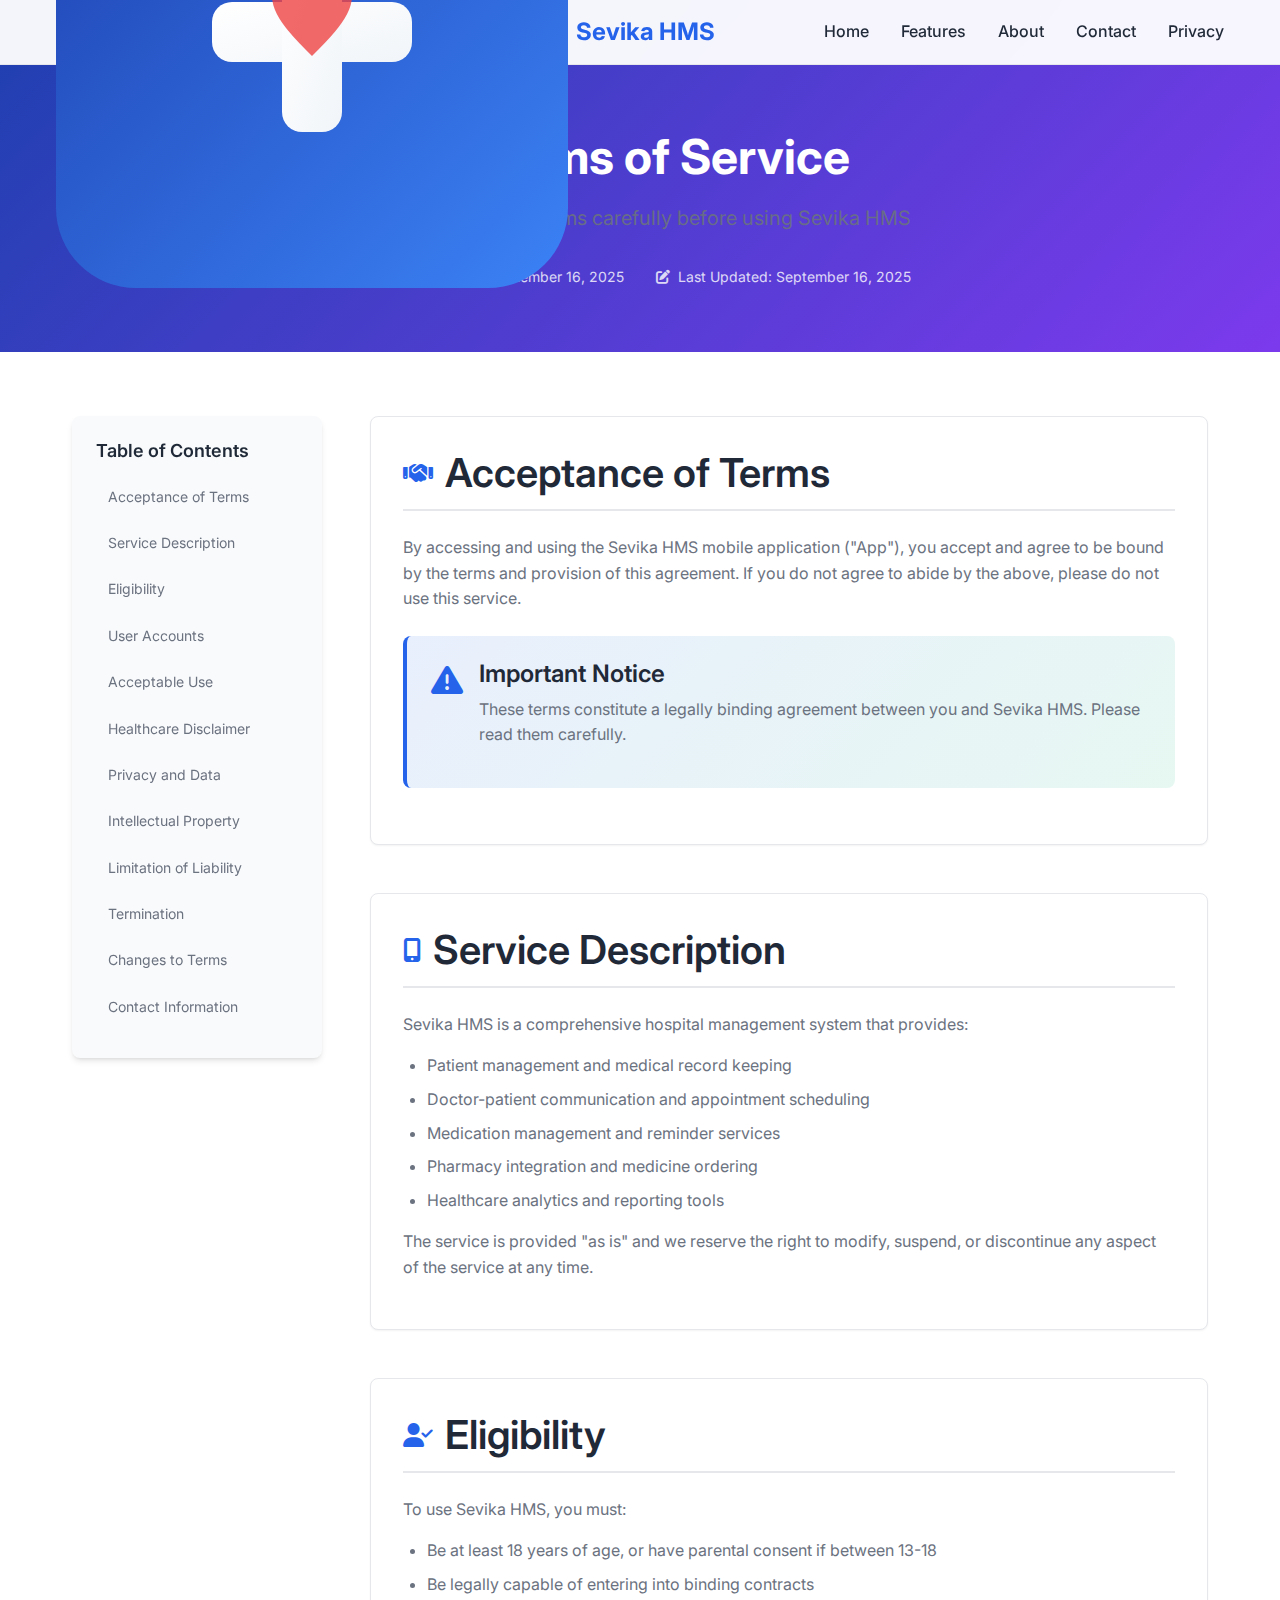
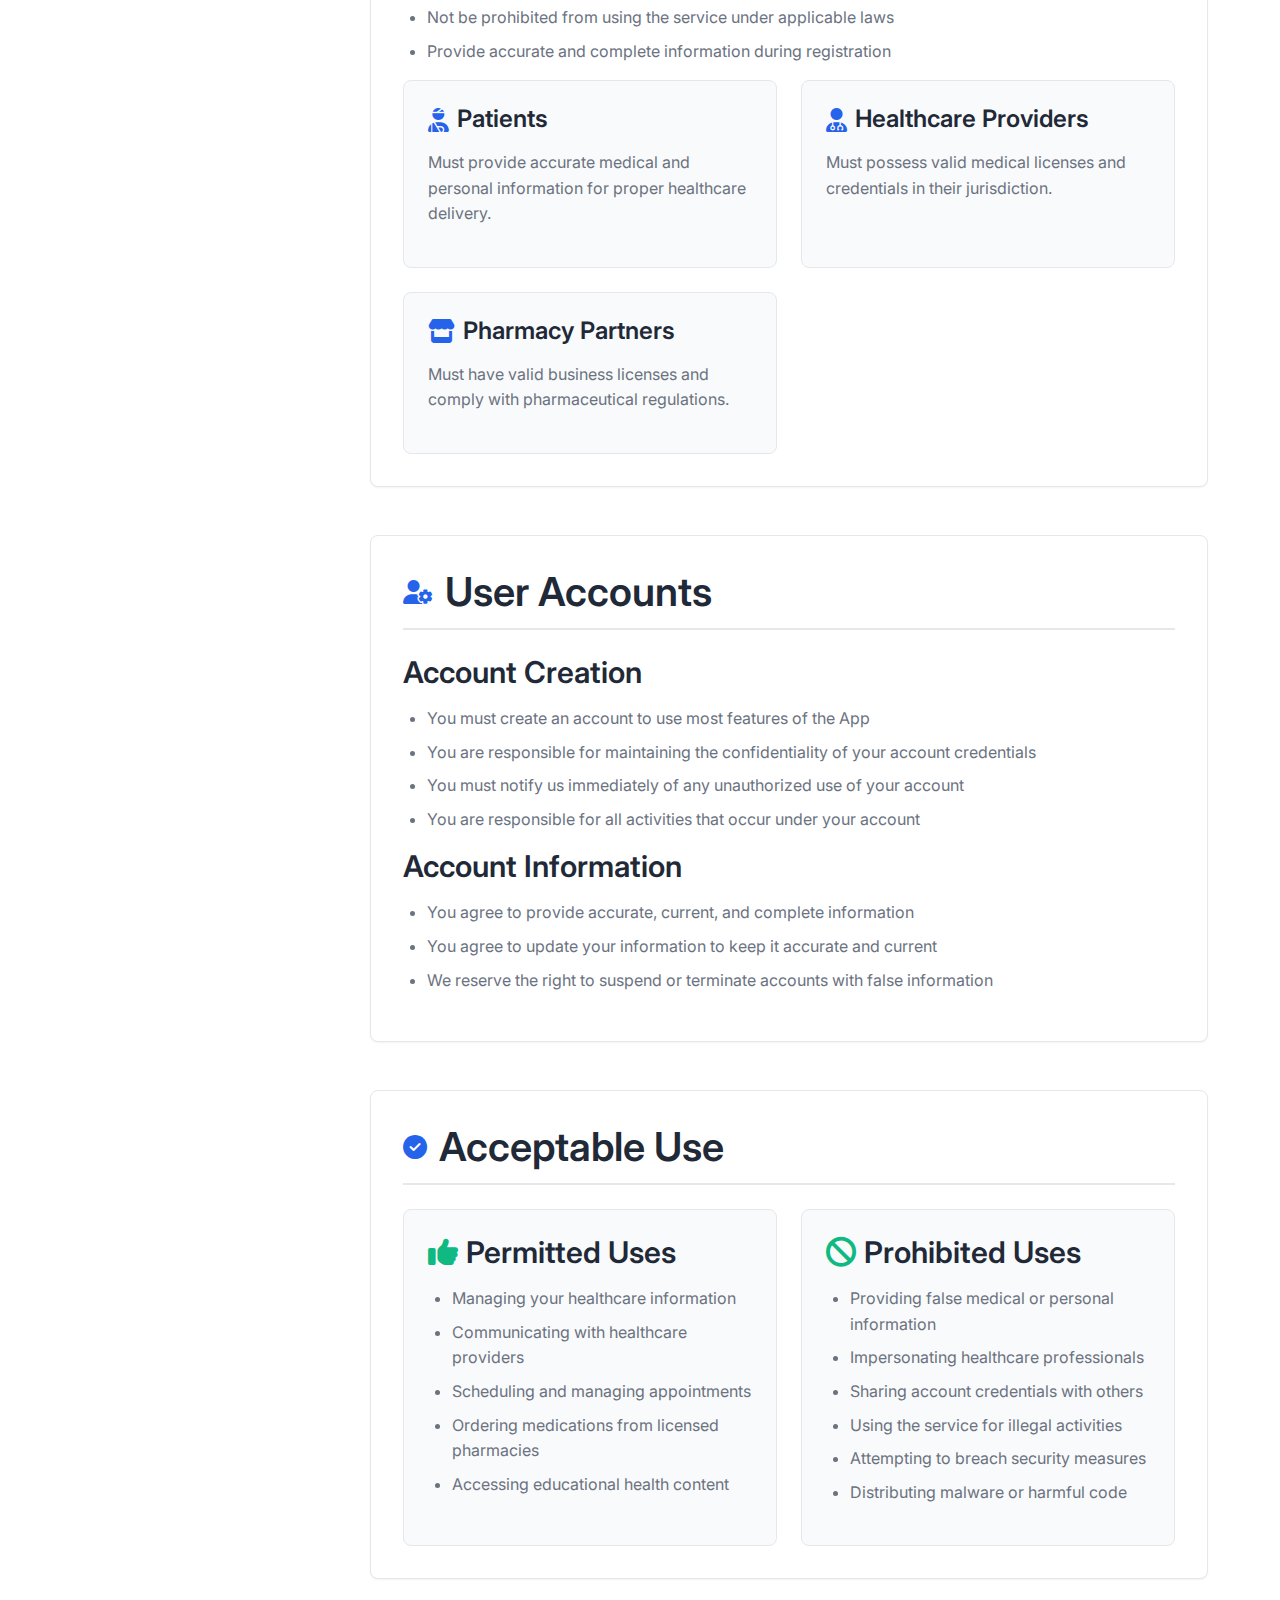
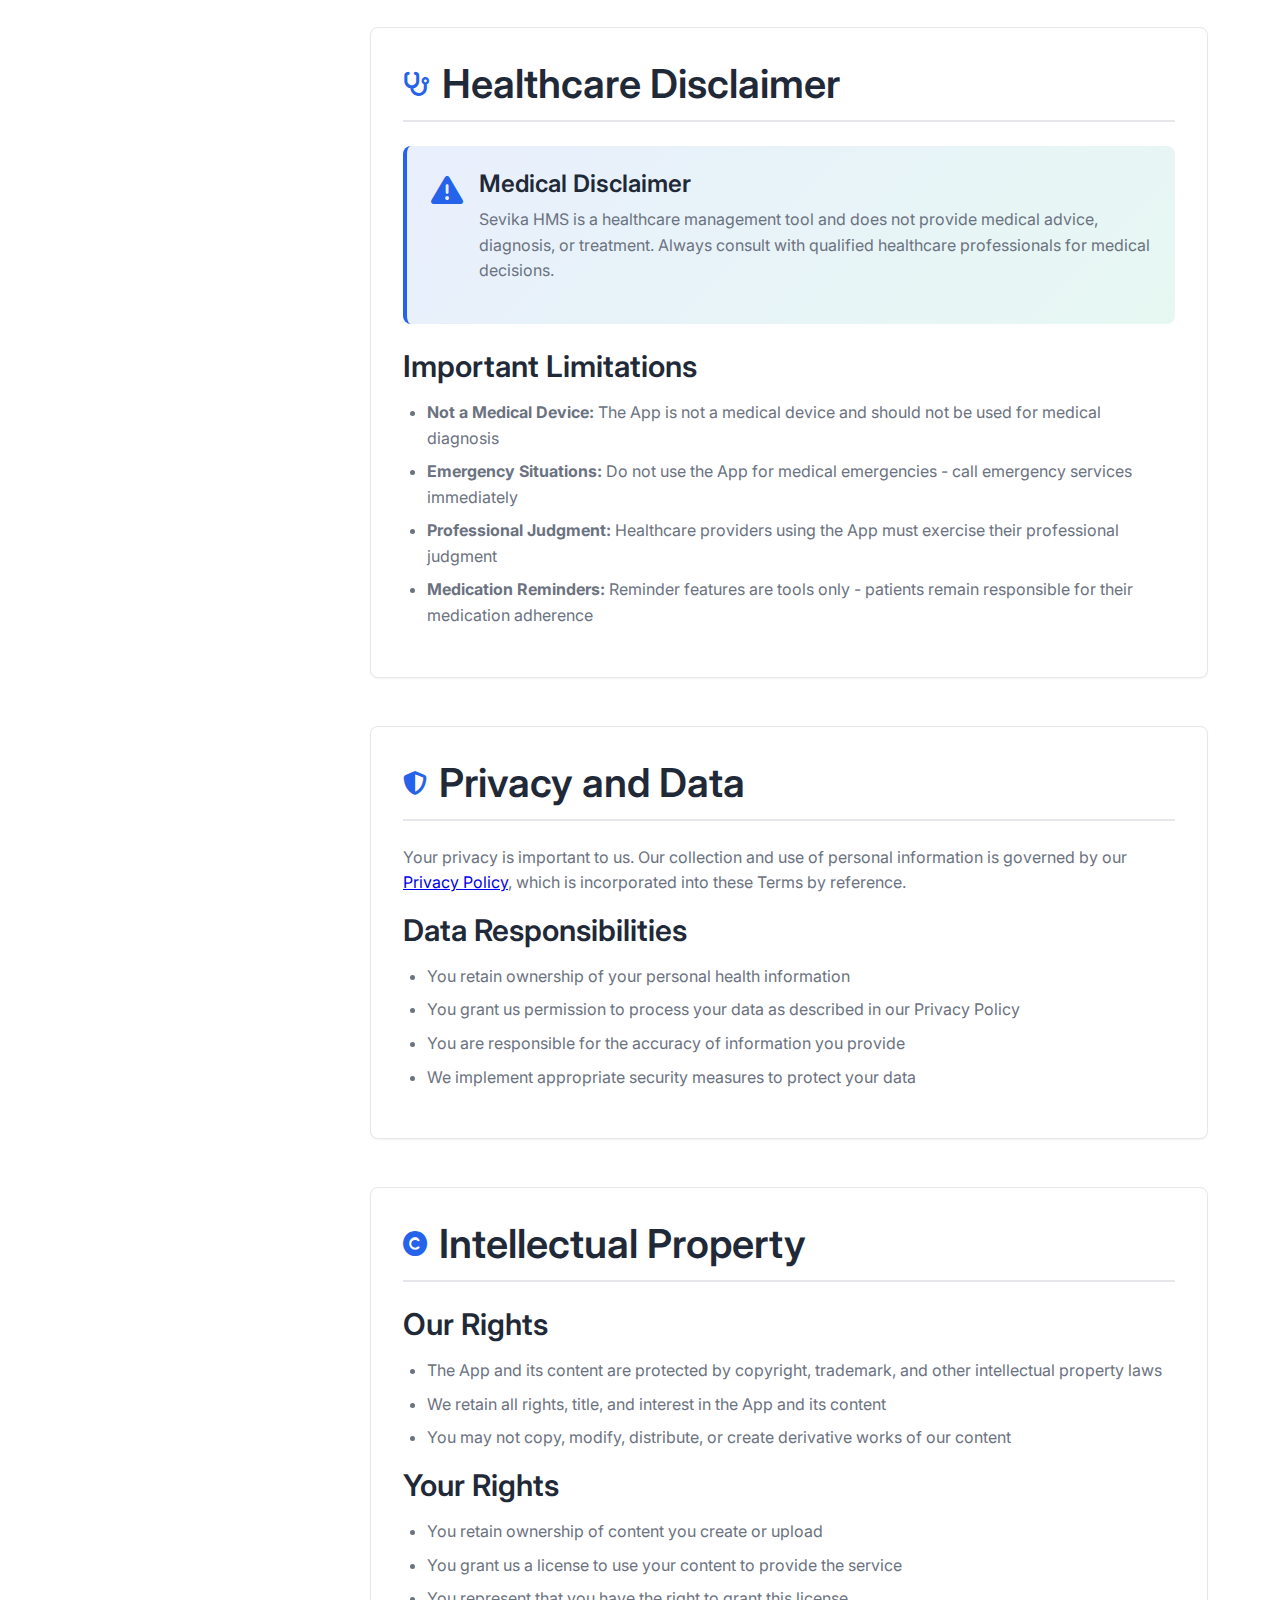
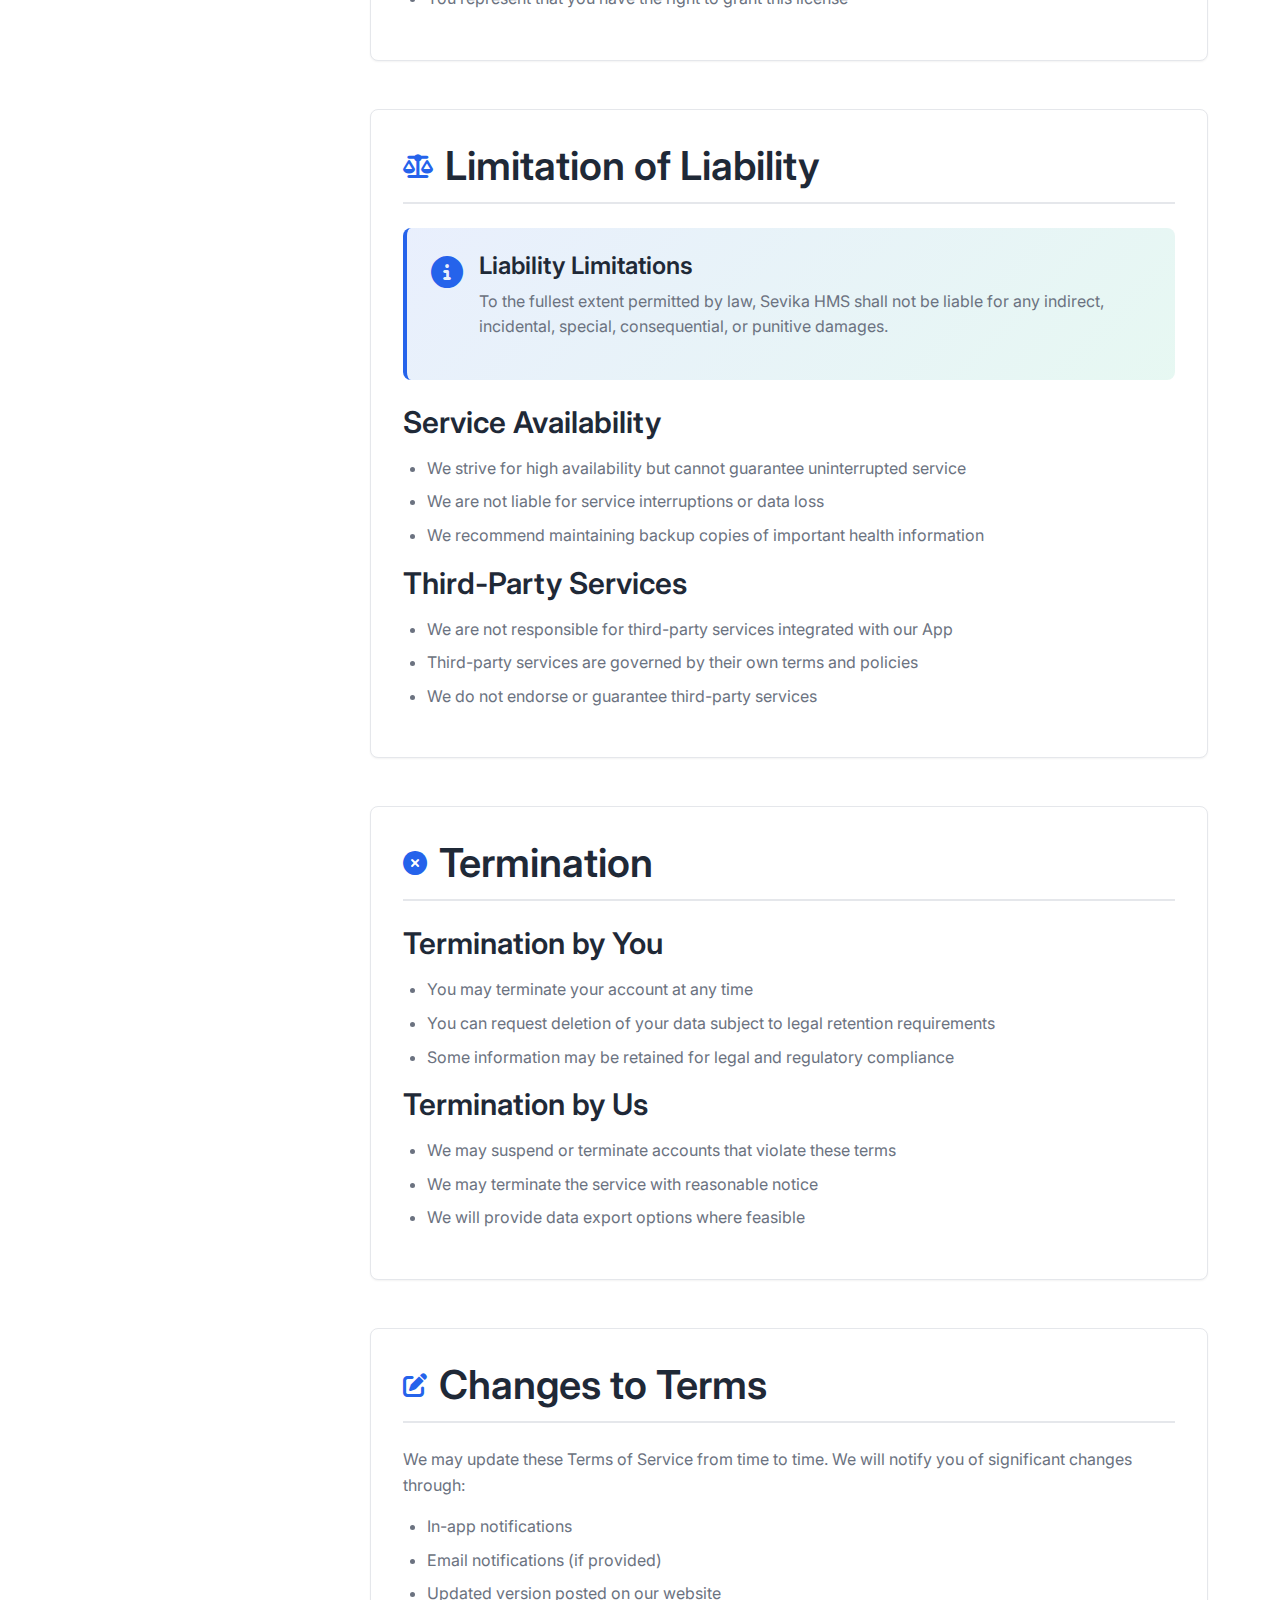
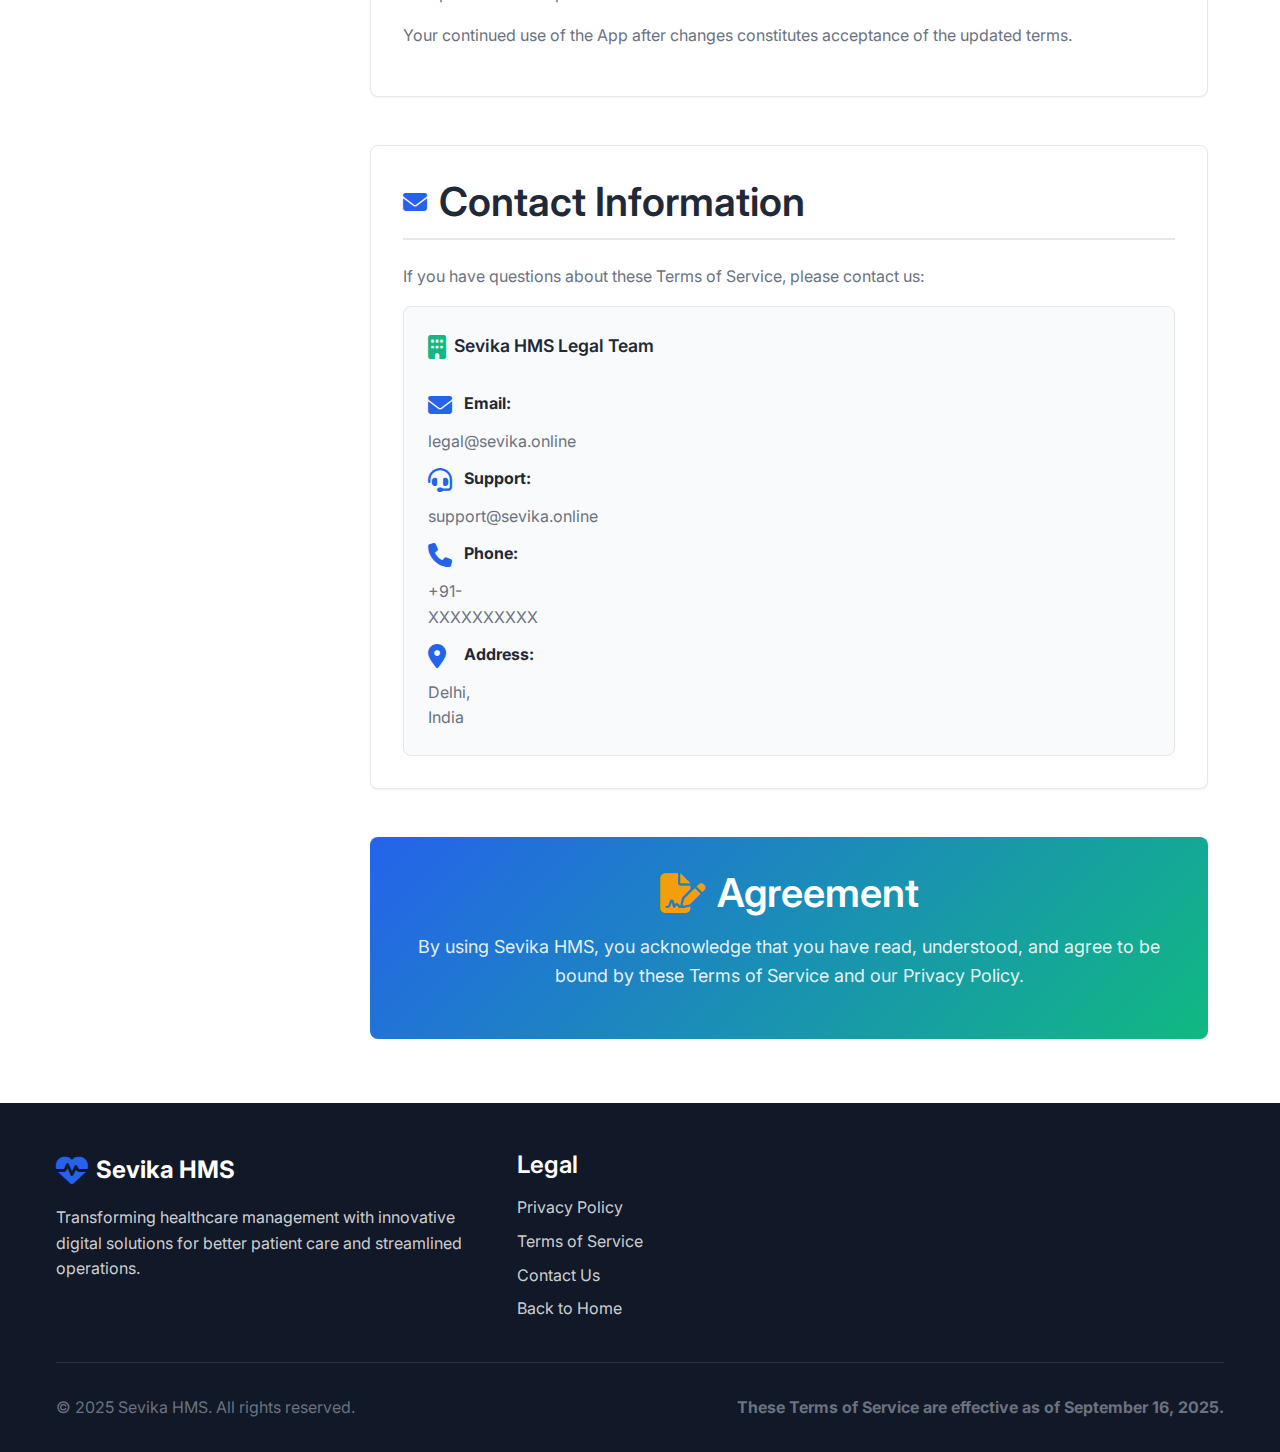
<file: terms.html>
<!DOCTYPE html>
<html lang="en">
<head>
    <meta charset="UTF-8">
    <meta name="viewport" content="width=device-width, initial-scale=1.0">
    <title>Terms of Service - Sevika HMS</title>
    <meta name="description" content="Terms of Service for Sevika HMS - Hospital Management System. Read our terms and conditions for using our healthcare platform.">
    
    <!-- Favicon -->
    <link rel="icon" type="image/png" href="assets/sevika-icon.png">
    
    <!-- CSS -->
    <link rel="stylesheet" href="css/style.css">
    <link rel="stylesheet" href="css/privacy.css">
    
    <!-- Google Fonts -->
    <link href="https://fonts.googleapis.com/css2?family=Inter:wght@300;400;500;600;700&display=swap" rel="stylesheet">
    
    <!-- Font Awesome -->
    <link rel="stylesheet" href="https://cdnjs.cloudflare.com/ajax/libs/font-awesome/6.4.0/css/all.min.css">
</head>
<body>
    <!-- Navigation -->
    <nav class="navbar">
        <div class="nav-container">
            <div class="nav-logo">
                <img src="assets/sevika-logo.svg" alt="Sevika HMS Logo" class="nav-logo-img">
                <span>Sevika HMS</span>
            </div>
            <ul class="nav-menu">
                <li class="nav-item">
                    <a href="index.html" class="nav-link">Home</a>
                </li>
                <li class="nav-item">
                    <a href="index.html#features" class="nav-link">Features</a>
                </li>
                <li class="nav-item">
                    <a href="index.html#about" class="nav-link">About</a>
                </li>
                <li class="nav-item">
                    <a href="index.html#contact" class="nav-link">Contact</a>
                </li>
                <li class="nav-item">
                    <a href="privacy.html" class="nav-link">Privacy</a>
                </li>
            </ul>
            <div class="hamburger">
                <span class="bar"></span>
                <span class="bar"></span>
                <span class="bar"></span>
            </div>
        </div>
    </nav>

    <!-- Terms Header -->
    <section class="privacy-header">
        <div class="container">
            <div class="privacy-header-content">
                <h1><i class="fas fa-file-contract"></i> Terms of Service</h1>
                <p class="privacy-subtitle">Please read these terms carefully before using Sevika HMS</p>
                <div class="privacy-meta">
                    <span><i class="fas fa-calendar"></i> Effective Date: September 16, 2025</span>
                    <span><i class="fas fa-edit"></i> Last Updated: September 16, 2025</span>
                </div>
            </div>
        </div>
    </section>

    <!-- Terms Content -->
    <section class="privacy-content">
        <div class="container">
            <div class="privacy-layout">
                <!-- Table of Contents -->
                <aside class="privacy-toc">
                    <h3>Table of Contents</h3>
                    <ul>
                        <li><a href="#acceptance">Acceptance of Terms</a></li>
                        <li><a href="#description">Service Description</a></li>
                        <li><a href="#eligibility">Eligibility</a></li>
                        <li><a href="#user-accounts">User Accounts</a></li>
                        <li><a href="#acceptable-use">Acceptable Use</a></li>
                        <li><a href="#healthcare-disclaimer">Healthcare Disclaimer</a></li>
                        <li><a href="#privacy">Privacy and Data</a></li>
                        <li><a href="#intellectual-property">Intellectual Property</a></li>
                        <li><a href="#limitation-liability">Limitation of Liability</a></li>
                        <li><a href="#termination">Termination</a></li>
                        <li><a href="#changes">Changes to Terms</a></li>
                        <li><a href="#contact-terms">Contact Information</a></li>
                    </ul>
                </aside>

                <!-- Main Content -->
                <main class="privacy-main">
                    <section id="acceptance" class="privacy-section">
                        <h2><i class="fas fa-handshake"></i> Acceptance of Terms</h2>
                        <p>By accessing and using the Sevika HMS mobile application ("App"), you accept and agree to be bound by the terms and provision of this agreement. If you do not agree to abide by the above, please do not use this service.</p>
                        
                        <div class="privacy-highlight">
                            <i class="fas fa-exclamation-triangle"></i>
                            <div>
                                <h4>Important Notice</h4>
                                <p>These terms constitute a legally binding agreement between you and Sevika HMS. Please read them carefully.</p>
                            </div>
                        </div>
                    </section>

                    <section id="description" class="privacy-section">
                        <h2><i class="fas fa-mobile-alt"></i> Service Description</h2>
                        <p>Sevika HMS is a comprehensive hospital management system that provides:</p>
                        <ul>
                            <li>Patient management and medical record keeping</li>
                            <li>Doctor-patient communication and appointment scheduling</li>
                            <li>Medication management and reminder services</li>
                            <li>Pharmacy integration and medicine ordering</li>
                            <li>Healthcare analytics and reporting tools</li>
                        </ul>
                        <p>The service is provided "as is" and we reserve the right to modify, suspend, or discontinue any aspect of the service at any time.</p>
                    </section>

                    <section id="eligibility" class="privacy-section">
                        <h2><i class="fas fa-user-check"></i> Eligibility</h2>
                        <p>To use Sevika HMS, you must:</p>
                        <ul>
                            <li>Be at least 18 years of age, or have parental consent if between 13-18</li>
                            <li>Be legally capable of entering into binding contracts</li>
                            <li>Not be prohibited from using the service under applicable laws</li>
                            <li>Provide accurate and complete information during registration</li>
                        </ul>
                        
                        <div class="user-types">
                            <div class="user-type">
                                <h4><i class="fas fa-user-injured"></i> Patients</h4>
                                <p>Must provide accurate medical and personal information for proper healthcare delivery.</p>
                            </div>
                            
                            <div class="user-type">
                                <h4><i class="fas fa-user-md"></i> Healthcare Providers</h4>
                                <p>Must possess valid medical licenses and credentials in their jurisdiction.</p>
                            </div>
                            
                            <div class="user-type">
                                <h4><i class="fas fa-store"></i> Pharmacy Partners</h4>
                                <p>Must have valid business licenses and comply with pharmaceutical regulations.</p>
                            </div>
                        </div>
                    </section>

                    <section id="user-accounts" class="privacy-section">
                        <h2><i class="fas fa-user-cog"></i> User Accounts</h2>
                        <h3>Account Creation</h3>
                        <ul>
                            <li>You must create an account to use most features of the App</li>
                            <li>You are responsible for maintaining the confidentiality of your account credentials</li>
                            <li>You must notify us immediately of any unauthorized use of your account</li>
                            <li>You are responsible for all activities that occur under your account</li>
                        </ul>
                        
                        <h3>Account Information</h3>
                        <ul>
                            <li>You agree to provide accurate, current, and complete information</li>
                            <li>You agree to update your information to keep it accurate and current</li>
                            <li>We reserve the right to suspend or terminate accounts with false information</li>
                        </ul>
                    </section>

                    <section id="acceptable-use" class="privacy-section">
                        <h2><i class="fas fa-check-circle"></i> Acceptable Use</h2>
                        
                        <div class="usage-categories">
                            <div class="usage-category">
                                <h3><i class="fas fa-thumbs-up"></i> Permitted Uses</h3>
                                <ul>
                                    <li>Managing your healthcare information</li>
                                    <li>Communicating with healthcare providers</li>
                                    <li>Scheduling and managing appointments</li>
                                    <li>Ordering medications from licensed pharmacies</li>
                                    <li>Accessing educational health content</li>
                                </ul>
                            </div>
                            
                            <div class="usage-category">
                                <h3><i class="fas fa-ban"></i> Prohibited Uses</h3>
                                <ul>
                                    <li>Providing false medical or personal information</li>
                                    <li>Impersonating healthcare professionals</li>
                                    <li>Sharing account credentials with others</li>
                                    <li>Using the service for illegal activities</li>
                                    <li>Attempting to breach security measures</li>
                                    <li>Distributing malware or harmful code</li>
                                </ul>
                            </div>
                        </div>
                    </section>

                    <section id="healthcare-disclaimer" class="privacy-section">
                        <h2><i class="fas fa-stethoscope"></i> Healthcare Disclaimer</h2>
                        
                        <div class="privacy-highlight">
                            <i class="fas fa-exclamation-triangle"></i>
                            <div>
                                <h4>Medical Disclaimer</h4>
                                <p>Sevika HMS is a healthcare management tool and does not provide medical advice, diagnosis, or treatment. Always consult with qualified healthcare professionals for medical decisions.</p>
                            </div>
                        </div>
                        
                        <h3>Important Limitations</h3>
                        <ul>
                            <li><strong>Not a Medical Device:</strong> The App is not a medical device and should not be used for medical diagnosis</li>
                            <li><strong>Emergency Situations:</strong> Do not use the App for medical emergencies - call emergency services immediately</li>
                            <li><strong>Professional Judgment:</strong> Healthcare providers using the App must exercise their professional judgment</li>
                            <li><strong>Medication Reminders:</strong> Reminder features are tools only - patients remain responsible for their medication adherence</li>
                        </ul>
                    </section>

                    <section id="privacy" class="privacy-section">
                        <h2><i class="fas fa-shield-alt"></i> Privacy and Data</h2>
                        <p>Your privacy is important to us. Our collection and use of personal information is governed by our <a href="privacy.html">Privacy Policy</a>, which is incorporated into these Terms by reference.</p>
                        
                        <h3>Data Responsibilities</h3>
                        <ul>
                            <li>You retain ownership of your personal health information</li>
                            <li>You grant us permission to process your data as described in our Privacy Policy</li>
                            <li>You are responsible for the accuracy of information you provide</li>
                            <li>We implement appropriate security measures to protect your data</li>
                        </ul>
                    </section>

                    <section id="intellectual-property" class="privacy-section">
                        <h2><i class="fas fa-copyright"></i> Intellectual Property</h2>
                        
                        <h3>Our Rights</h3>
                        <ul>
                            <li>The App and its content are protected by copyright, trademark, and other intellectual property laws</li>
                            <li>We retain all rights, title, and interest in the App and its content</li>
                            <li>You may not copy, modify, distribute, or create derivative works of our content</li>
                        </ul>
                        
                        <h3>Your Rights</h3>
                        <ul>
                            <li>You retain ownership of content you create or upload</li>
                            <li>You grant us a license to use your content to provide the service</li>
                            <li>You represent that you have the right to grant this license</li>
                        </ul>
                    </section>

                    <section id="limitation-liability" class="privacy-section">
                        <h2><i class="fas fa-balance-scale"></i> Limitation of Liability</h2>
                        
                        <div class="privacy-highlight">
                            <i class="fas fa-info-circle"></i>
                            <div>
                                <h4>Liability Limitations</h4>
                                <p>To the fullest extent permitted by law, Sevika HMS shall not be liable for any indirect, incidental, special, consequential, or punitive damages.</p>
                            </div>
                        </div>
                        
                        <h3>Service Availability</h3>
                        <ul>
                            <li>We strive for high availability but cannot guarantee uninterrupted service</li>
                            <li>We are not liable for service interruptions or data loss</li>
                            <li>We recommend maintaining backup copies of important health information</li>
                        </ul>
                        
                        <h3>Third-Party Services</h3>
                        <ul>
                            <li>We are not responsible for third-party services integrated with our App</li>
                            <li>Third-party services are governed by their own terms and policies</li>
                            <li>We do not endorse or guarantee third-party services</li>
                        </ul>
                    </section>

                    <section id="termination" class="privacy-section">
                        <h2><i class="fas fa-times-circle"></i> Termination</h2>
                        
                        <h3>Termination by You</h3>
                        <ul>
                            <li>You may terminate your account at any time</li>
                            <li>You can request deletion of your data subject to legal retention requirements</li>
                            <li>Some information may be retained for legal and regulatory compliance</li>
                        </ul>
                        
                        <h3>Termination by Us</h3>
                        <ul>
                            <li>We may suspend or terminate accounts that violate these terms</li>
                            <li>We may terminate the service with reasonable notice</li>
                            <li>We will provide data export options where feasible</li>
                        </ul>
                    </section>

                    <section id="changes" class="privacy-section">
                        <h2><i class="fas fa-edit"></i> Changes to Terms</h2>
                        <p>We may update these Terms of Service from time to time. We will notify you of significant changes through:</p>
                        <ul>
                            <li>In-app notifications</li>
                            <li>Email notifications (if provided)</li>
                            <li>Updated version posted on our website</li>
                        </ul>
                        <p>Your continued use of the App after changes constitutes acceptance of the updated terms.</p>
                    </section>

                    <section id="contact-terms" class="privacy-section">
                        <h2><i class="fas fa-envelope"></i> Contact Information</h2>
                        <p>If you have questions about these Terms of Service, please contact us:</p>
                        
                        <div class="contact-info">
                            <div class="contact-item">
                                <h3><i class="fas fa-building"></i> Sevika HMS Legal Team</h3>
                                <ul>
                                    <li><i class="fas fa-envelope"></i> <strong>Email:</strong> legal@sevika.online</li>
                                    <li><i class="fas fa-headset"></i> <strong>Support:</strong> support@sevika.online</li>
                                    <li><i class="fas fa-phone"></i> <strong>Phone:</strong> +91-XXXXXXXXXX</li>
                                    <li><i class="fas fa-map-marker-alt"></i> <strong>Address:</strong> Delhi, India</li>
                                </ul>
                            </div>
                        </div>
                    </section>

                    <section class="privacy-consent">
                        <div class="consent-box">
                            <h2><i class="fas fa-file-signature"></i> Agreement</h2>
                            <p>By using Sevika HMS, you acknowledge that you have read, understood, and agree to be bound by these Terms of Service and our Privacy Policy.</p>
                        </div>
                    </section>
                </main>
            </div>
        </div>
    </section>

    <!-- Footer -->
    <footer class="footer">
        <div class="container">
            <div class="footer-content">
                <div class="footer-section">
                    <div class="footer-logo">
                        <i class="fas fa-heartbeat"></i>
                        <span>Sevika HMS</span>
                    </div>
                    <p>Transforming healthcare management with innovative digital solutions for better patient care and streamlined operations.</p>
                </div>
                
                <div class="footer-section">
                    <h4>Legal</h4>
                    <ul>
                        <li><a href="privacy.html">Privacy Policy</a></li>
                        <li><a href="terms.html">Terms of Service</a></li>
                        <li><a href="index.html#contact">Contact Us</a></li>
                        <li><a href="index.html">Back to Home</a></li>
                    </ul>
                </div>
            </div>
            
            <div class="footer-bottom">
                <p>&copy; 2025 Sevika HMS. All rights reserved.</p>
                <p><strong>These Terms of Service are effective as of September 16, 2025.</strong></p>
            </div>
        </div>
    </footer>

    <!-- JavaScript -->
    <script src="js/script.js"></script>
    <script>
        // Smooth scrolling for table of contents
        document.querySelectorAll('.privacy-toc a').forEach(link => {
            link.addEventListener('click', function(e) {
                e.preventDefault();
                const target = document.querySelector(this.getAttribute('href'));
                if (target) {
                    const offsetTop = target.offsetTop - 100;
                    window.scrollTo({
                        top: offsetTop,
                        behavior: 'smooth'
                    });
                }
            });
        });

        // Highlight active section in TOC
        window.addEventListener('scroll', function() {
            const sections = document.querySelectorAll('.privacy-section');
            const tocLinks = document.querySelectorAll('.privacy-toc a');
            
            let current = '';
            sections.forEach(section => {
                const sectionTop = section.offsetTop - 150;
                if (window.pageYOffset >= sectionTop) {
                    current = section.getAttribute('id');
                }
            });
            
            tocLinks.forEach(link => {
                link.classList.remove('active');
                if (link.getAttribute('href') === '#' + current) {
                    link.classList.add('active');
                }
            });
        });
    </script>
</body>
</html>
</file>
<file: css/style.css>
/* Sevika HMS Website Styles */

/* CSS Variables */
:root {
    --primary-color: #2563eb;
    --primary-dark: #1d4ed8;
    --secondary-color: #10b981;
    --accent-color: #f59e0b;
    --text-primary: #1f2937;
    --text-secondary: #6b7280;
    --text-light: #9ca3af;
    --bg-primary: #ffffff;
    --bg-secondary: #f9fafb;
    --bg-dark: #111827;
    --border-color: #e5e7eb;
    --shadow-sm: 0 1px 2px 0 rgb(0 0 0 / 0.05);
    --shadow-md: 0 4px 6px -1px rgb(0 0 0 / 0.1), 0 2px 4px -2px rgb(0 0 0 / 0.1);
    --shadow-lg: 0 10px 15px -3px rgb(0 0 0 / 0.1), 0 4px 6px -4px rgb(0 0 0 / 0.1);
    --shadow-xl: 0 20px 25px -5px rgb(0 0 0 / 0.1), 0 8px 10px -6px rgb(0 0 0 / 0.1);
    --border-radius: 0.5rem;
    --transition: all 0.3s ease;
}

/* Reset and Base Styles */
* {
    margin: 0;
    padding: 0;
    box-sizing: border-box;
}

html {
    scroll-behavior: smooth;
}

body {
    font-family: 'Inter', -apple-system, BlinkMacSystemFont, 'Segoe UI', Roboto, sans-serif;
    line-height: 1.6;
    color: var(--text-primary);
    background-color: var(--bg-primary);
}

.container {
    max-width: 1200px;
    margin: 0 auto;
    padding: 0 1rem;
}

/* Typography */
h1, h2, h3, h4, h5, h6 {
    font-weight: 600;
    line-height: 1.2;
    margin-bottom: 1rem;
}

h1 {
    font-size: 3rem;
    font-weight: 700;
}

h2 {
    font-size: 2.5rem;
}

h3 {
    font-size: 1.875rem;
}

h4 {
    font-size: 1.5rem;
}

p {
    margin-bottom: 1rem;
    color: var(--text-secondary);
}

.highlight {
    color: var(--primary-color);
}

/* Buttons */
.btn {
    display: inline-flex;
    align-items: center;
    gap: 0.5rem;
    padding: 0.75rem 1.5rem;
    border: none;
    border-radius: var(--border-radius);
    font-weight: 500;
    text-decoration: none;
    transition: var(--transition);
    cursor: pointer;
    font-size: 1rem;
}

.btn-primary {
    background-color: var(--primary-color);
    color: white;
}

.btn-primary:hover {
    background-color: var(--primary-dark);
    transform: translateY(-2px);
    box-shadow: var(--shadow-lg);
}

.btn-secondary {
    background-color: transparent;
    color: var(--primary-color);
    border: 2px solid var(--primary-color);
}

.btn-secondary:hover {
    background-color: var(--primary-color);
    color: white;
    transform: translateY(-2px);
}

/* Navigation */
.navbar {
    position: fixed;
    top: 0;
    width: 100%;
    background-color: rgba(255, 255, 255, 0.95);
    backdrop-filter: blur(10px);
    border-bottom: 1px solid var(--border-color);
    z-index: 1000;
    transition: var(--transition);
}

.nav-container {
    max-width: 1200px;
    margin: 0 auto;
    padding: 0 1rem;
    display: flex;
    justify-content: space-between;
    align-items: center;
    height: 4rem;
}

.nav-logo {
    display: flex;
    align-items: center;
    gap: 0.5rem;
    font-size: 1.5rem;
    font-weight: 700;
    color: var(--primary-color);
}

.nav-logo i {
    font-size: 2rem;
}

.nav-menu {
    display: flex;
    list-style: none;
    gap: 2rem;
}

.nav-link {
    text-decoration: none;
    color: var(--text-primary);
    font-weight: 500;
    transition: var(--transition);
    position: relative;
}

.nav-link:hover {
    color: var(--primary-color);
}

.nav-link::after {
    content: '';
    position: absolute;
    bottom: -0.5rem;
    left: 0;
    width: 0;
    height: 2px;
    background-color: var(--primary-color);
    transition: var(--transition);
}

.nav-link:hover::after {
    width: 100%;
}

.hamburger {
    display: none;
    flex-direction: column;
    cursor: pointer;
}

.bar {
    width: 25px;
    height: 3px;
    background-color: var(--text-primary);
    margin: 3px 0;
    transition: var(--transition);
}

/* Hero Section */
.hero {
    padding: 8rem 0 4rem;
    background: linear-gradient(135deg, #667eea 0%, #764ba2 100%);
    color: white;
    overflow: hidden;
}

.hero-container {
    max-width: 1200px;
    margin: 0 auto;
    padding: 0 1rem;
    display: grid;
    grid-template-columns: 1fr 1fr;
    gap: 4rem;
    align-items: center;
}

.hero-title {
    font-size: 3.5rem;
    font-weight: 700;
    line-height: 1.1;
    margin-bottom: 1.5rem;
}

.hero-description {
    font-size: 1.25rem;
    margin-bottom: 2rem;
    color: rgba(255, 255, 255, 0.9);
}

.hero-buttons {
    display: flex;
    gap: 1rem;
    margin-bottom: 3rem;
}

.hero-stats {
    display: flex;
    gap: 2rem;
}

.stat {
    text-align: center;
}

.stat h3 {
    font-size: 2rem;
    font-weight: 700;
    margin-bottom: 0.5rem;
}

.stat p {
    color: rgba(255, 255, 255, 0.8);
    font-size: 0.875rem;
}

.hero-image {
    display: flex;
    justify-content: center;
    align-items: center;
}

.hero-card {
    background-color: rgba(255, 255, 255, 0.1);
    backdrop-filter: blur(10px);
    border: 1px solid rgba(255, 255, 255, 0.2);
    border-radius: 1rem;
    padding: 2rem;
    text-align: center;
    transform: translateY(20px);
    animation: float 6s ease-in-out infinite;
}

.hero-icon {
    font-size: 3rem;
    margin-bottom: 1rem;
    color: var(--accent-color);
}

@keyframes float {
    0%, 100% { transform: translateY(20px); }
    50% { transform: translateY(0px); }
}

/* Features Section */
.features {
    padding: 6rem 0;
    background-color: var(--bg-secondary);
}

.section-header {
    text-align: center;
    margin-bottom: 4rem;
}

.section-header h2 {
    margin-bottom: 1rem;
}

.section-header p {
    font-size: 1.125rem;
    max-width: 600px;
    margin: 0 auto;
}

.features-grid {
    display: grid;
    grid-template-columns: repeat(auto-fit, minmax(350px, 1fr));
    gap: 2rem;
}

.feature-card {
    background-color: var(--bg-primary);
    border-radius: var(--border-radius);
    padding: 2rem;
    box-shadow: var(--shadow-md);
    transition: var(--transition);
    border: 1px solid var(--border-color);
}

.feature-card:hover {
    transform: translateY(-5px);
    box-shadow: var(--shadow-xl);
}

.feature-icon {
    width: 4rem;
    height: 4rem;
    background: linear-gradient(135deg, var(--primary-color), var(--secondary-color));
    border-radius: 50%;
    display: flex;
    align-items: center;
    justify-content: center;
    margin-bottom: 1.5rem;
}

.feature-icon i {
    font-size: 1.5rem;
    color: white;
}

.feature-card h3 {
    margin-bottom: 1rem;
    color: var(--text-primary);
}

.feature-card p {
    margin-bottom: 1.5rem;
}

.feature-list {
    list-style: none;
}

.feature-list li {
    display: flex;
    align-items: center;
    gap: 0.5rem;
    margin-bottom: 0.5rem;
    color: var(--text-secondary);
}

.feature-list i {
    color: var(--secondary-color);
    font-size: 0.875rem;
}

/* About Section */
.about {
    padding: 6rem 0;
}

.about-content {
    display: grid;
    grid-template-columns: 1fr 1fr;
    gap: 4rem;
    align-items: center;
}

.about-description {
    font-size: 1.125rem;
    margin-bottom: 2rem;
}

.about-features {
    display: flex;
    flex-direction: column;
    gap: 1.5rem;
}

.about-feature {
    display: flex;
    gap: 1rem;
    align-items: flex-start;
}

.about-feature i {
    font-size: 1.5rem;
    color: var(--primary-color);
    margin-top: 0.25rem;
}

.about-feature h4 {
    margin-bottom: 0.5rem;
    color: var(--text-primary);
}

.about-card {
    background: linear-gradient(135deg, var(--primary-color), var(--secondary-color));
    color: white;
    border-radius: 1rem;
    padding: 2rem;
    text-align: center;
}

.about-card h3 {
    margin-bottom: 1rem;
}

.mission-stats {
    display: flex;
    justify-content: space-around;
    margin-top: 2rem;
}

.mission-stat {
    display: flex;
    flex-direction: column;
    align-items: center;
    gap: 0.5rem;
}

.mission-stat i {
    font-size: 2rem;
    color: var(--accent-color);
}

.mission-stat span {
    font-size: 0.875rem;
    opacity: 0.9;
}

/* Download Section */
.download {
    padding: 4rem 0;
    background-color: var(--bg-secondary);
    text-align: center;
}

.download-content h2 {
    margin-bottom: 1rem;
}

.download-content p {
    font-size: 1.125rem;
    margin-bottom: 2rem;
}

.download-buttons {
    display: flex;
    justify-content: center;
    gap: 1rem;
    margin-bottom: 2rem;
}

.download-btn {
    display: flex;
    align-items: center;
    gap: 1rem;
    background-color: var(--text-primary);
    color: white;
    padding: 1rem 1.5rem;
    border-radius: var(--border-radius);
    text-decoration: none;
    transition: var(--transition);
}

.download-btn:hover {
    background-color: var(--primary-color);
    transform: translateY(-2px);
}

.download-btn i {
    font-size: 2rem;
}

.download-btn div {
    text-align: left;
}

.download-btn span {
    font-size: 0.875rem;
    opacity: 0.8;
}

.download-btn strong {
    font-size: 1.125rem;
}

.download-note {
    color: var(--text-secondary);
    font-size: 0.875rem;
}

.download-note i {
    color: var(--accent-color);
    margin-right: 0.5rem;
}

/* Contact Section */
.contact {
    padding: 6rem 0;
}

.contact-content {
    display: grid;
    grid-template-columns: 1fr 1fr;
    gap: 4rem;
}

.contact-info {
    display: flex;
    flex-direction: column;
    gap: 2rem;
}

.contact-item {
    display: flex;
    gap: 1rem;
    align-items: flex-start;
}

.contact-item i {
    font-size: 1.5rem;
    color: var(--primary-color);
    margin-top: 0.25rem;
}

.contact-item h4 {
    margin-bottom: 0.5rem;
    color: var(--text-primary);
}

.contact-item p {
    margin-bottom: 0.25rem;
}

.contact-form {
    background-color: var(--bg-secondary);
    padding: 2rem;
    border-radius: var(--border-radius);
    box-shadow: var(--shadow-md);
}

.form-group {
    margin-bottom: 1.5rem;
}

.form-group input,
.form-group select,
.form-group textarea {
    width: 100%;
    padding: 0.75rem;
    border: 1px solid var(--border-color);
    border-radius: var(--border-radius);
    font-size: 1rem;
    transition: var(--transition);
}

.form-group input:focus,
.form-group select:focus,
.form-group textarea:focus {
    outline: none;
    border-color: var(--primary-color);
    box-shadow: 0 0 0 3px rgba(37, 99, 235, 0.1);
}

/* Footer */
.footer {
    background-color: var(--bg-dark);
    color: white;
    padding: 3rem 0 1rem;
}

.footer-content {
    display: grid;
    grid-template-columns: 2fr 1fr 1fr 1fr;
    gap: 2rem;
    margin-bottom: 2rem;
}

.footer-logo {
    display: flex;
    align-items: center;
    gap: 0.5rem;
    font-size: 1.5rem;
    font-weight: 700;
    margin-bottom: 1rem;
}

.footer-logo i {
    font-size: 2rem;
    color: var(--primary-color);
}

.footer-section p {
    color: rgba(255, 255, 255, 0.8);
    margin-bottom: 1.5rem;
}

.social-links {
    display: flex;
    gap: 1rem;
}

.social-links a {
    width: 2.5rem;
    height: 2.5rem;
    background-color: rgba(255, 255, 255, 0.1);
    border-radius: 50%;
    display: flex;
    align-items: center;
    justify-content: center;
    color: white;
    text-decoration: none;
    transition: var(--transition);
}

.social-links a:hover {
    background-color: var(--primary-color);
    transform: translateY(-2px);
}

.footer-section h4 {
    margin-bottom: 1rem;
    color: white;
}

.footer-section ul {
    list-style: none;
}

.footer-section ul li {
    margin-bottom: 0.5rem;
}

.footer-section ul li a {
    color: rgba(255, 255, 255, 0.8);
    text-decoration: none;
    transition: var(--transition);
}

.footer-section ul li a:hover {
    color: var(--primary-color);
}

.footer-bottom {
    border-top: 1px solid rgba(255, 255, 255, 0.1);
    padding-top: 2rem;
    text-align: center;
    display: flex;
    justify-content: space-between;
    align-items: center;
    color: rgba(255, 255, 255, 0.6);
}

.footer-bottom i {
    color: #ef4444;
}

/* Responsive Design */
@media (max-width: 768px) {
    .hamburger {
        display: flex;
    }
    
    .nav-menu {
        position: fixed;
        left: -100%;
        top: 4rem;
        flex-direction: column;
        background-color: white;
        width: 100%;
        text-align: center;
        transition: var(--transition);
        box-shadow: var(--shadow-lg);
        padding: 2rem 0;
    }
    
    .nav-menu.active {
        left: 0;
    }
    
    .nav-menu li {
        margin: 1rem 0;
    }
    
    .hero-container {
        grid-template-columns: 1fr;
        text-align: center;
        gap: 2rem;
    }
    
    .hero-title {
        font-size: 2.5rem;
    }
    
    .hero-buttons {
        flex-direction: column;
        align-items: center;
    }
    
    .hero-stats {
        justify-content: center;
    }
    
    .features-grid {
        grid-template-columns: 1fr;
    }
    
    .about-content {
        grid-template-columns: 1fr;
        gap: 2rem;
    }
    
    .contact-content {
        grid-template-columns: 1fr;
        gap: 2rem;
    }
    
    .download-buttons {
        flex-direction: column;
        align-items: center;
    }
    
    .footer-content {
        grid-template-columns: 1fr;
        text-align: center;
    }
    
    .footer-bottom {
        flex-direction: column;
        gap: 1rem;
    }
    
    h1 {
        font-size: 2rem;
    }
    
    h2 {
        font-size: 1.875rem;
    }
    
    .container {
        padding: 0 1rem;
    }
}

@media (max-width: 480px) {
    .hero-title {
        font-size: 2rem;
    }
    
    .features-grid {
        grid-template-columns: 1fr;
    }
    
    .feature-card {
        padding: 1.5rem;
    }
    
    .hero-stats {
        flex-direction: column;
        gap: 1rem;
    }
}

/* Animations */
@keyframes fadeInUp {
    from {
        opacity: 0;
        transform: translateY(30px);
    }
    to {
        opacity: 1;
        transform: translateY(0);
    }
}

.fade-in-up {
    animation: fadeInUp 0.6s ease-out;
}

/* Smooth scrolling offset for fixed navbar */
section {
    scroll-margin-top: 4rem;
}

/* Loading states */
.loading {
    opacity: 0.6;
    pointer-events: none;
}

/* Success/Error states */
.success {
    color: var(--secondary-color);
}

.error {
    color: #ef4444;
}
</file>
<file: css/privacy.css>
/* Privacy Policy Specific Styles */

/* Privacy Header */
.privacy-header {
    padding: 8rem 0 4rem;
    background: linear-gradient(135deg, #1e40af 0%, #7c3aed 100%);
    color: white;
    text-align: center;
}

.privacy-header-content h1 {
    font-size: 3rem;
    margin-bottom: 1rem;
    display: flex;
    align-items: center;
    justify-content: center;
    gap: 1rem;
}

.privacy-header-content h1 i {
    font-size: 2.5rem;
    color: var(--accent-color);
}

.privacy-subtitle {
    font-size: 1.25rem;
    margin-bottom: 2rem;
    opacity: 0.9;
}

.privacy-meta {
    display: flex;
    justify-content: center;
    gap: 2rem;
    font-size: 0.875rem;
    opacity: 0.8;
}

.privacy-meta span {
    display: flex;
    align-items: center;
    gap: 0.5rem;
}

/* Privacy Content Layout */
.privacy-content {
    padding: 4rem 0;
}

.privacy-layout {
    display: grid;
    grid-template-columns: 250px 1fr;
    gap: 3rem;
    max-width: 1200px;
    margin: 0 auto;
    padding: 0 1rem;
}

/* Table of Contents */
.privacy-toc {
    position: sticky;
    top: 120px;
    height: fit-content;
    background-color: var(--bg-secondary);
    border-radius: var(--border-radius);
    padding: 1.5rem;
    box-shadow: var(--shadow-md);
}

.privacy-toc h3 {
    margin-bottom: 1rem;
    color: var(--text-primary);
    font-size: 1.125rem;
}

.privacy-toc ul {
    list-style: none;
}

.privacy-toc ul li {
    margin-bottom: 0.5rem;
}

.privacy-toc a {
    display: block;
    padding: 0.5rem 0.75rem;
    color: var(--text-secondary);
    text-decoration: none;
    border-radius: 0.25rem;
    transition: var(--transition);
    font-size: 0.875rem;
}

.privacy-toc a:hover,
.privacy-toc a.active {
    background-color: var(--primary-color);
    color: white;
}

/* Main Content */
.privacy-main {
    background-color: var(--bg-primary);
}

.privacy-section {
    margin-bottom: 3rem;
    padding: 2rem;
    background-color: var(--bg-primary);
    border-radius: var(--border-radius);
    box-shadow: var(--shadow-sm);
    border: 1px solid var(--border-color);
}

.privacy-section h2 {
    display: flex;
    align-items: center;
    gap: 0.75rem;
    margin-bottom: 1.5rem;
    color: var(--text-primary);
    border-bottom: 2px solid var(--border-color);
    padding-bottom: 0.75rem;
}

.privacy-section h2 i {
    color: var(--primary-color);
    font-size: 1.5rem;
}

.privacy-section h3 {
    display: flex;
    align-items: center;
    gap: 0.5rem;
    margin-bottom: 1rem;
    color: var(--text-primary);
}

.privacy-section h3 i {
    color: var(--secondary-color);
}

.privacy-section ul {
    margin-left: 1.5rem;
    margin-bottom: 1rem;
}

.privacy-section ul li {
    margin-bottom: 0.5rem;
    color: var(--text-secondary);
}

/* Privacy Highlights */
.privacy-highlight {
    display: flex;
    gap: 1rem;
    background: linear-gradient(135deg, rgba(37, 99, 235, 0.1), rgba(16, 185, 129, 0.1));
    border-left: 4px solid var(--primary-color);
    padding: 1.5rem;
    border-radius: var(--border-radius);
    margin: 1.5rem 0;
}

.privacy-highlight i {
    font-size: 2rem;
    color: var(--primary-color);
    margin-top: 0.25rem;
}

.privacy-highlight h4 {
    margin-bottom: 0.5rem;
    color: var(--text-primary);
}

/* Information Categories */
.info-category {
    margin-bottom: 2rem;
}

.user-types {
    display: grid;
    grid-template-columns: repeat(auto-fit, minmax(300px, 1fr));
    gap: 1.5rem;
    margin-top: 1rem;
}

.user-type {
    background-color: var(--bg-secondary);
    padding: 1.5rem;
    border-radius: var(--border-radius);
    border: 1px solid var(--border-color);
}

.user-type h4 {
    display: flex;
    align-items: center;
    gap: 0.5rem;
    margin-bottom: 1rem;
    color: var(--text-primary);
}

.user-type i {
    color: var(--primary-color);
}

/* Usage Categories */
.usage-categories {
    display: grid;
    grid-template-columns: repeat(auto-fit, minmax(300px, 1fr));
    gap: 1.5rem;
}

.usage-category {
    background-color: var(--bg-secondary);
    padding: 1.5rem;
    border-radius: var(--border-radius);
    border: 1px solid var(--border-color);
}

.usage-category h3 {
    display: flex;
    align-items: center;
    gap: 0.5rem;
    margin-bottom: 1rem;
    color: var(--text-primary);
}

.usage-category i {
    color: var(--secondary-color);
}

/* Camera Information */
.camera-info {
    display: grid;
    grid-template-columns: 1fr 1fr;
    gap: 2rem;
    margin-top: 1rem;
}

.camera-usage,
.camera-protection {
    background-color: var(--bg-secondary);
    padding: 1.5rem;
    border-radius: var(--border-radius);
    border: 1px solid var(--border-color);
}

.camera-usage h3,
.camera-protection h3 {
    display: flex;
    align-items: center;
    gap: 0.5rem;
    margin-bottom: 1rem;
    color: var(--text-primary);
}

.camera-usage i {
    color: var(--accent-color);
}

.camera-protection i {
    color: var(--secondary-color);
}

/* Sharing Categories */
.sharing-categories {
    display: grid;
    grid-template-columns: repeat(auto-fit, minmax(300px, 1fr));
    gap: 1.5rem;
}

.sharing-category {
    background-color: var(--bg-secondary);
    padding: 1.5rem;
    border-radius: var(--border-radius);
    border: 1px solid var(--border-color);
}

.sharing-category h3 {
    display: flex;
    align-items: center;
    gap: 0.5rem;
    margin-bottom: 1rem;
    color: var(--text-primary);
}

/* Security Measures */
.security-measures {
    display: grid;
    grid-template-columns: 1fr 1fr;
    gap: 2rem;
    margin-top: 1rem;
}

.security-category {
    background-color: var(--bg-secondary);
    padding: 1.5rem;
    border-radius: var(--border-radius);
    border: 1px solid var(--border-color);
}

.security-category h3 {
    display: flex;
    align-items: center;
    gap: 0.5rem;
    margin-bottom: 1rem;
    color: var(--text-primary);
}

.security-category i {
    color: var(--primary-color);
}

/* Rights Categories */
.rights-categories {
    display: grid;
    grid-template-columns: repeat(auto-fit, minmax(300px, 1fr));
    gap: 1.5rem;
}

.rights-category {
    background-color: var(--bg-secondary);
    padding: 1.5rem;
    border-radius: var(--border-radius);
    border: 1px solid var(--border-color);
}

.rights-category h3 {
    display: flex;
    align-items: center;
    gap: 0.5rem;
    margin-bottom: 1rem;
    color: var(--text-primary);
}

.rights-category i {
    color: var(--secondary-color);
}

/* Retention Periods */
.retention-periods {
    background-color: var(--bg-secondary);
    padding: 1.5rem;
    border-radius: var(--border-radius);
    border: 1px solid var(--border-color);
    margin-top: 1rem;
}

.retention-periods h3 {
    margin-bottom: 1rem;
    color: var(--text-primary);
}

/* Third Party Services */
.third-party-services {
    display: grid;
    grid-template-columns: repeat(auto-fit, minmax(300px, 1fr));
    gap: 1.5rem;
    margin-top: 1rem;
}

.service {
    background-color: var(--bg-secondary);
    padding: 1.5rem;
    border-radius: var(--border-radius);
    border: 1px solid var(--border-color);
}

.service h3 {
    display: flex;
    align-items: center;
    gap: 0.5rem;
    margin-bottom: 1rem;
    color: var(--text-primary);
}

.service a {
    color: var(--primary-color);
    text-decoration: none;
}

.service a:hover {
    text-decoration: underline;
}

/* Compliance List */
.compliance-list {
    display: grid;
    grid-template-columns: repeat(auto-fit, minmax(250px, 1fr));
    gap: 1rem;
    margin-top: 1rem;
}

.compliance-item {
    display: flex;
    align-items: center;
    gap: 0.75rem;
    background-color: var(--bg-secondary);
    padding: 1rem;
    border-radius: var(--border-radius);
    border: 1px solid var(--border-color);
}

.compliance-item i {
    color: var(--primary-color);
    font-size: 1.25rem;
}

/* Paid Users Note */
.paid-users-note {
    background-color: #fef3c7;
    border: 1px solid #f59e0b;
    border-radius: 0.375rem;
    padding: 0.5rem 0.75rem;
    margin-bottom: 1rem;
    font-size: 0.875rem;
    color: #92400e;
    display: flex;
    align-items: center;
    gap: 0.5rem;
}

.paid-users-note i {
    color: #f59e0b;
}

/* Contact Information */
.contact-info {
    display: flex;
    flex-wrap: wrap;
    gap: 1.5rem;
    margin-top: 1rem;
}

.contact-item {
    background-color: var(--bg-secondary);
    padding: 1.5rem;
    border-radius: var(--border-radius);
    border: 1px solid var(--border-color);
    flex: 1;
    min-width: 300px;
    max-width: 100%;
    box-sizing: border-box;
    display: flex;
    flex-direction: column;
}

.contact-item h3 {
    display: flex;
    align-items: center;
    gap: 0.5rem;
    margin-bottom: 1rem;
    color: var(--text-primary);
    font-size: 1.1rem;
}

.contact-item ul {
    list-style: none;
    margin: 0;
    padding: 0;
    flex: 1;
}

.contact-item ul li {
    display: grid;
    grid-template-columns: 1.5rem 1fr;
    gap: 0.75rem;
    margin-bottom: 0.75rem;
    color: var(--text-secondary);
    align-items: start;
}

.contact-item ul li i {
    color: var(--primary-color);
    width: 1rem;
    text-align: center;
    margin-top: 0.1rem;
}

.contact-item ul li strong {
    color: var(--text-primary);
}

.contact-item ul li:last-child {
    margin-bottom: 0;
}

/* Consent Box */
.privacy-consent {
    margin-top: 2rem;
}

.consent-box {
    background: linear-gradient(135deg, var(--primary-color), var(--secondary-color));
    color: white;
    padding: 2rem;
    border-radius: var(--border-radius);
    text-align: center;
}

.consent-box h2 {
    display: flex;
    align-items: center;
    justify-content: center;
    gap: 0.75rem;
    margin-bottom: 1rem;
    color: white;
    border-bottom: none;
    padding-bottom: 0;
}

.consent-box h2 i {
    color: var(--accent-color);
}

.consent-box p {
    color: rgba(255, 255, 255, 0.9);
    font-size: 1.125rem;
}

/* Permissions Grid */
.permissions-grid {
    display: grid;
    grid-template-columns: repeat(auto-fit, minmax(280px, 1fr));
    gap: 1.5rem;
    margin-top: 1rem;
}

.permission-item {
    background-color: var(--bg-secondary);
    padding: 1.5rem;
    border-radius: var(--border-radius);
    border: 1px solid var(--border-color);
    text-align: center;
}

.permission-icon {
    width: 4rem;
    height: 4rem;
    background: linear-gradient(135deg, var(--primary-color), var(--secondary-color));
    border-radius: 50%;
    display: flex;
    align-items: center;
    justify-content: center;
    margin: 0 auto 1rem;
}

.permission-icon i {
    font-size: 1.5rem;
    color: white;
}

.permission-item h3 {
    margin-bottom: 1rem;
    color: var(--text-primary);
    justify-content: center;
}

.permission-item ul {
    text-align: left;
    margin-left: 0;
    list-style: none;
}

.permission-item ul li {
    margin-bottom: 0.5rem;
    color: var(--text-secondary);
    font-size: 0.875rem;
}

/* Active navigation link */
.nav-link.active {
    color: var(--primary-color);
}

.nav-link.active::after {
    width: 100%;
}

/* Responsive Design */
@media (max-width: 1024px) {
    .privacy-layout {
        grid-template-columns: 200px 1fr;
        gap: 2rem;
    }
    
    .privacy-toc {
        position: static;
    }
}

@media (max-width: 768px) {
    .privacy-header-content h1 {
        font-size: 2rem;
        flex-direction: column;
        gap: 0.5rem;
    }
    
    .privacy-meta {
        flex-direction: column;
        gap: 1rem;
    }
    
    .privacy-layout {
        grid-template-columns: 1fr;
        gap: 2rem;
    }
    
    .privacy-toc {
        order: 2;
        position: static;
    }
    
    .privacy-main {
        order: 1;
    }
    
    .user-types,
    .usage-categories,
    .sharing-categories,
    .rights-categories,
    .third-party-services,
    .permissions-grid {
        grid-template-columns: 1fr;
    }
    
    .contact-info {
        flex-direction: column;
    }
    
    .contact-item {
        min-width: 0;
        flex: none;
    }
    
    .camera-info,
    .security-measures {
        grid-template-columns: 1fr;
    }
    
    .privacy-section {
        padding: 1.5rem;
    }
}

@media (max-width: 480px) {
    .privacy-header {
        padding: 6rem 0 3rem;
    }
    
    .privacy-header-content h1 {
        font-size: 1.75rem;
    }
    
    .privacy-section {
        padding: 1rem;
    }
    
    .privacy-section h2 {
        font-size: 1.5rem;
        flex-direction: column;
        gap: 0.5rem;
        text-align: center;
    }
    
    .contact-info {
        flex-direction: column;
        gap: 1rem;
    }
    
    .contact-item {
        padding: 1rem;
        min-width: 0;
        flex: none;
    }
    
    .contact-item ul li {
        grid-template-columns: 1.2rem 1fr;
        gap: 0.5rem;
    }
}
</file>
